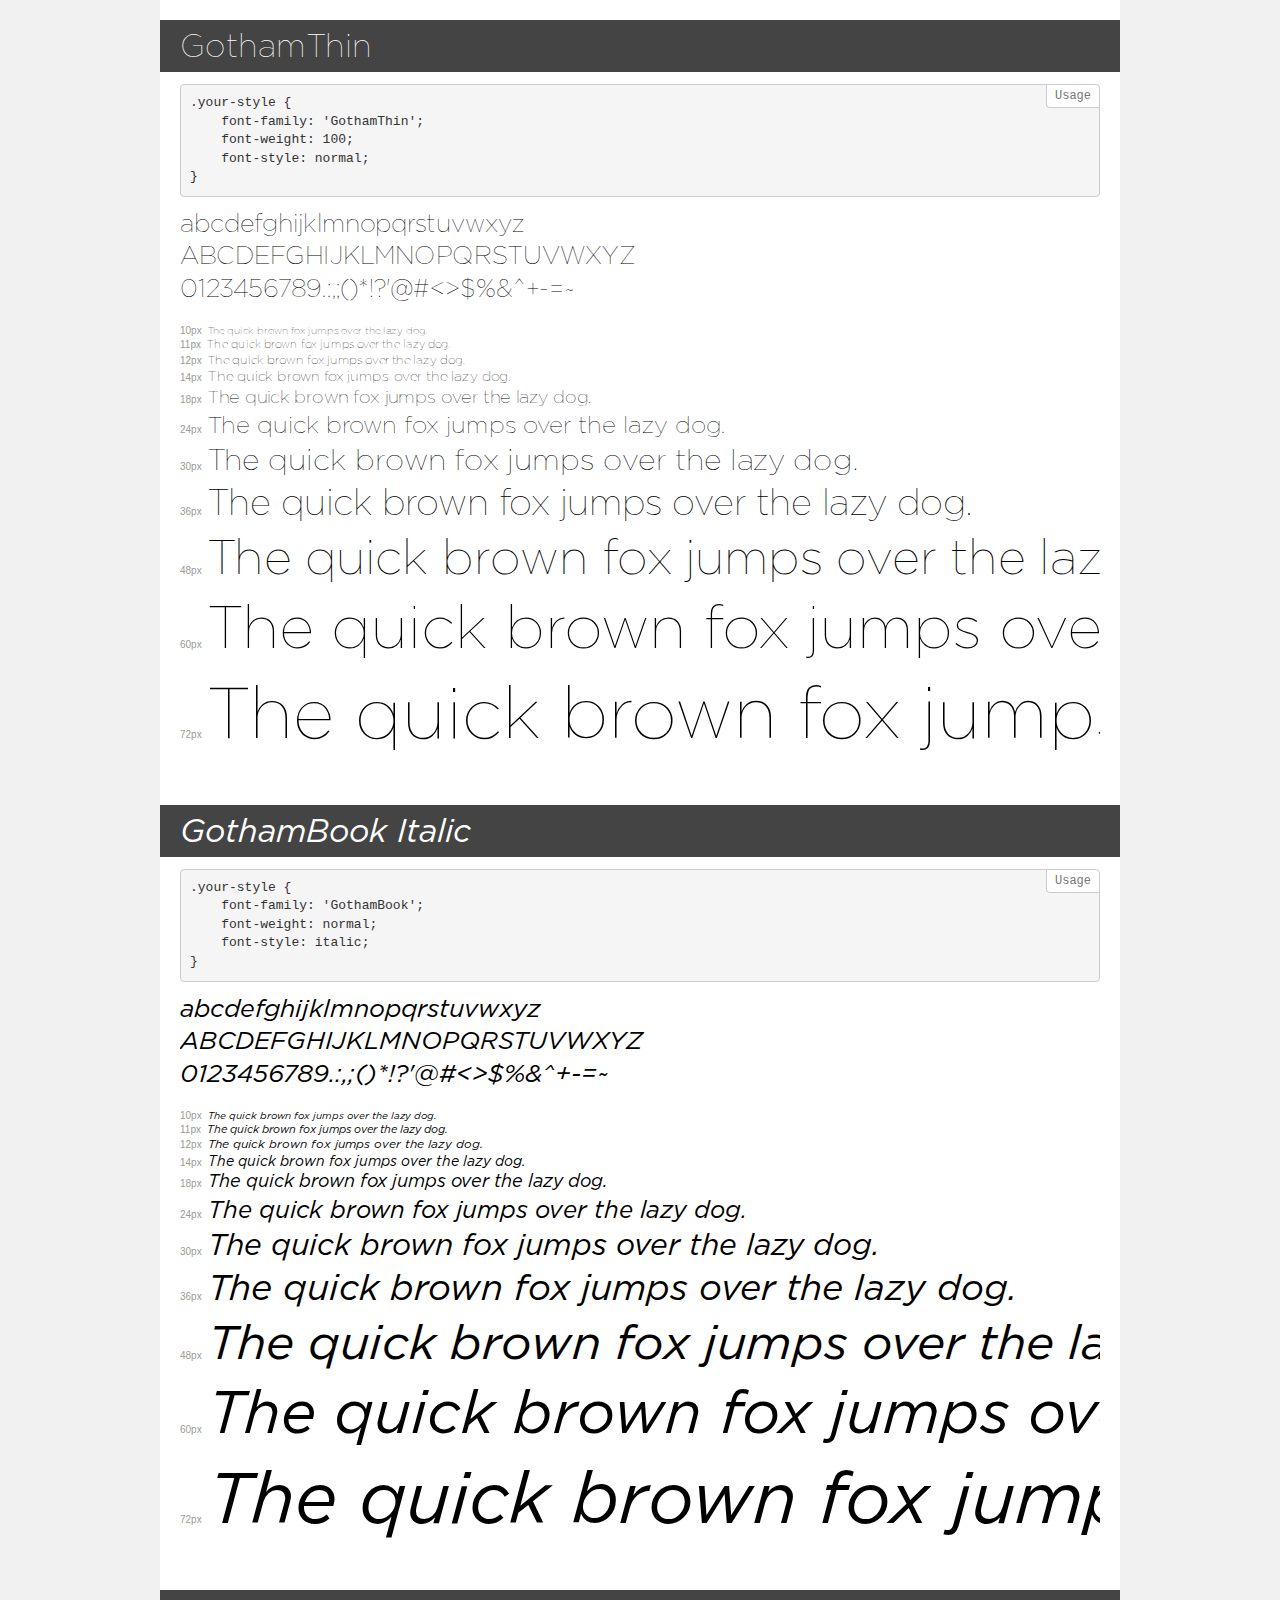
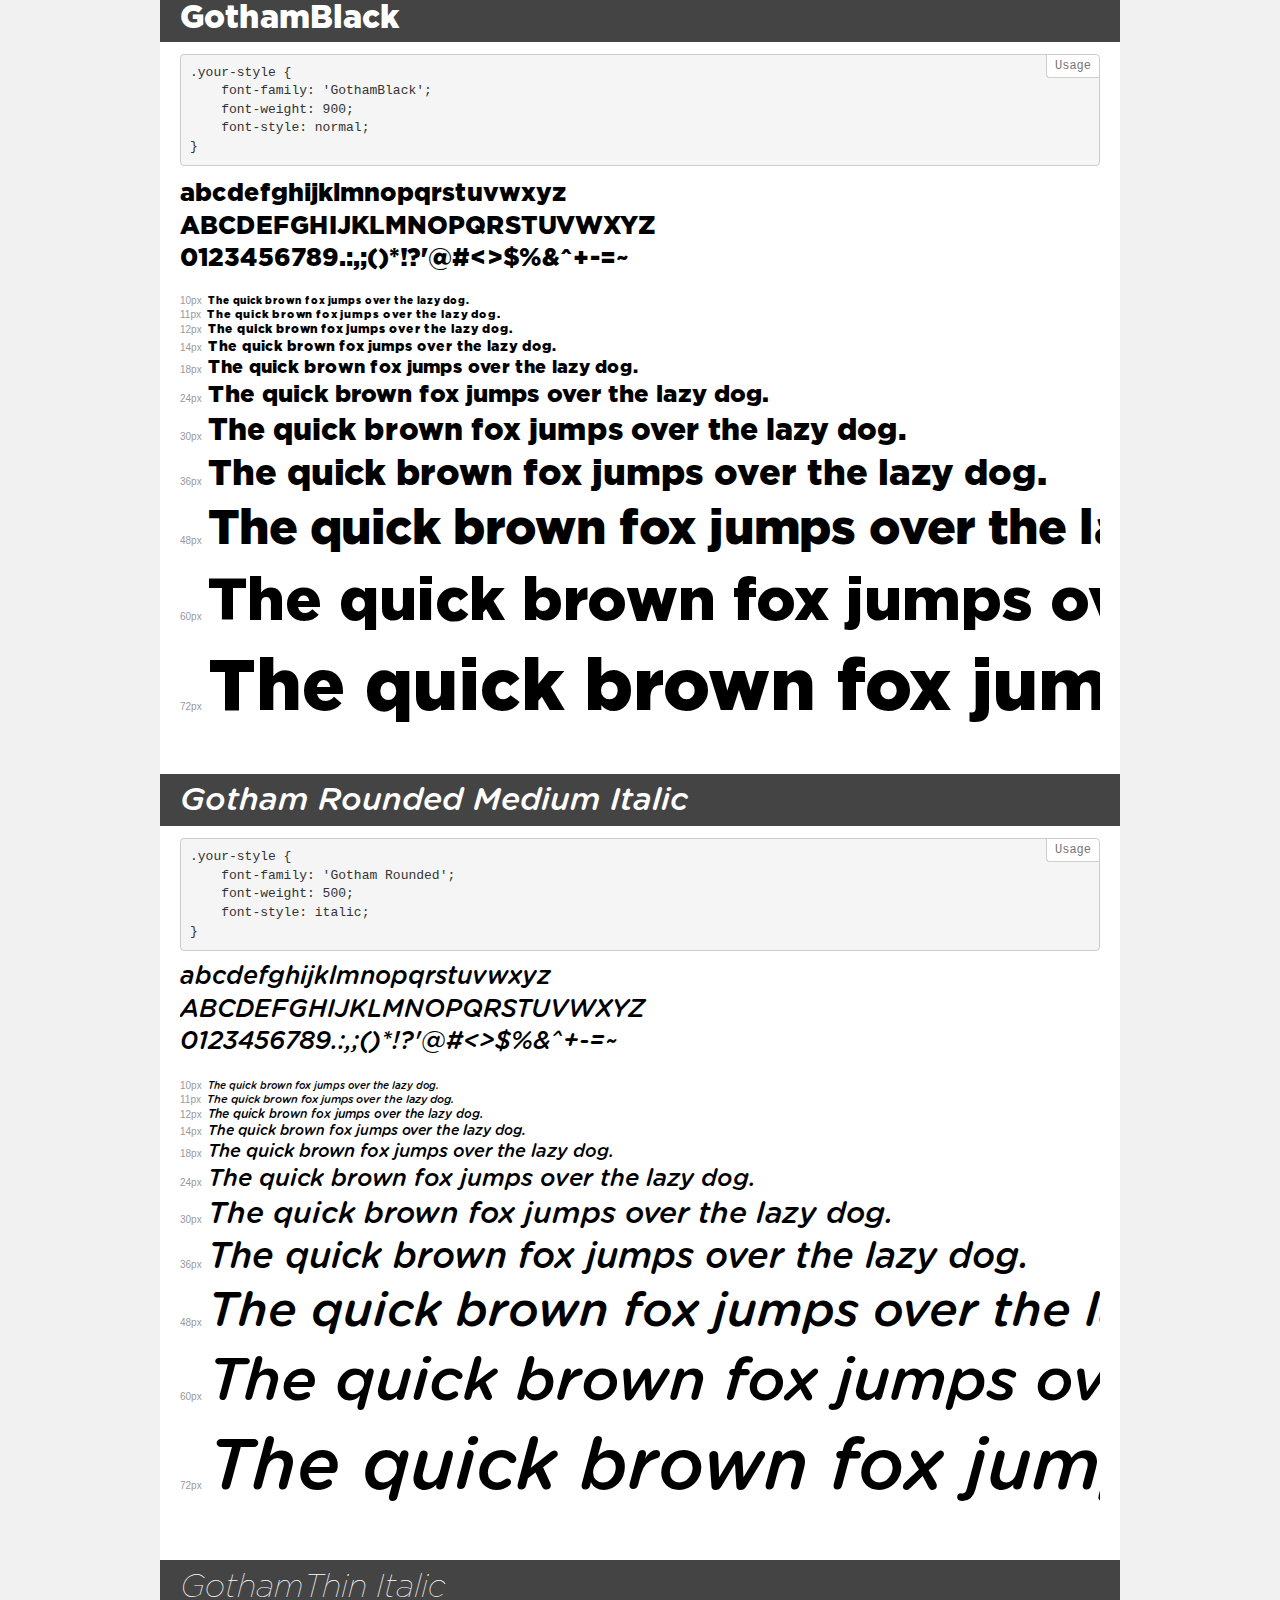
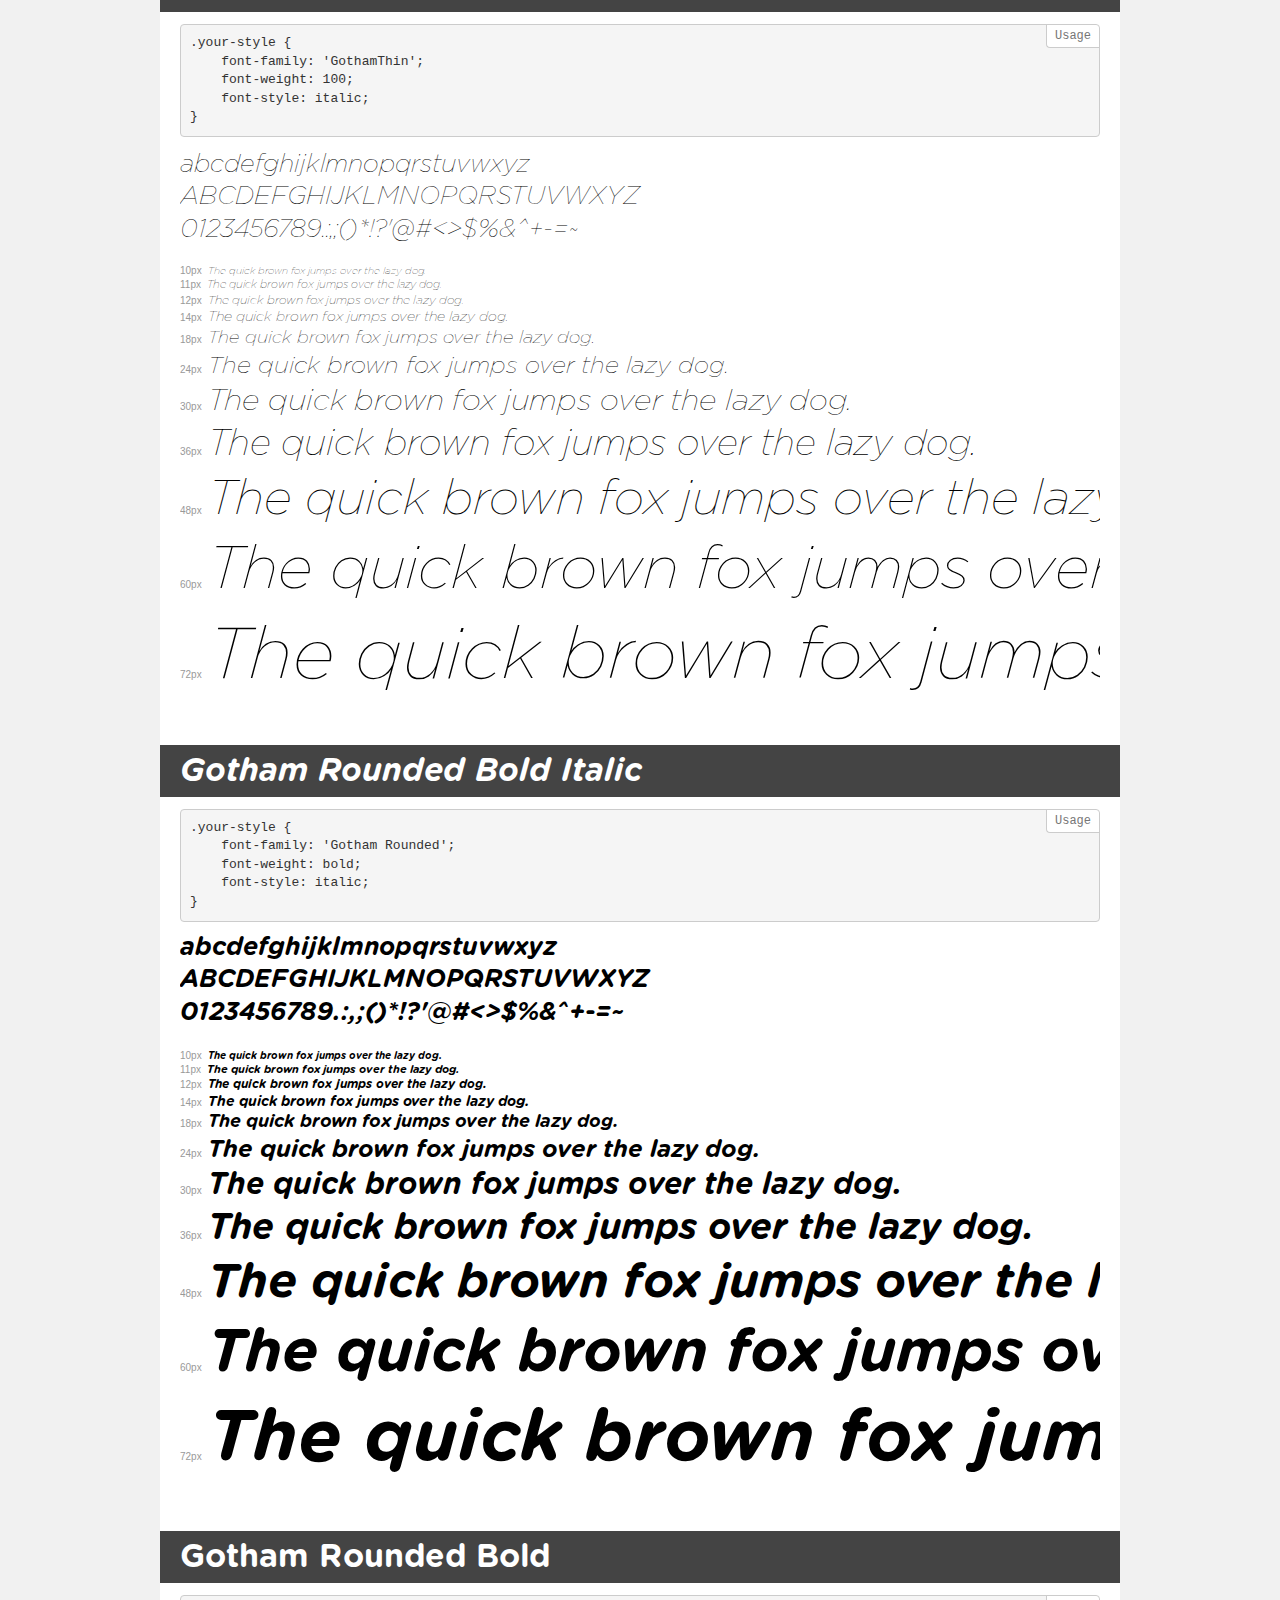
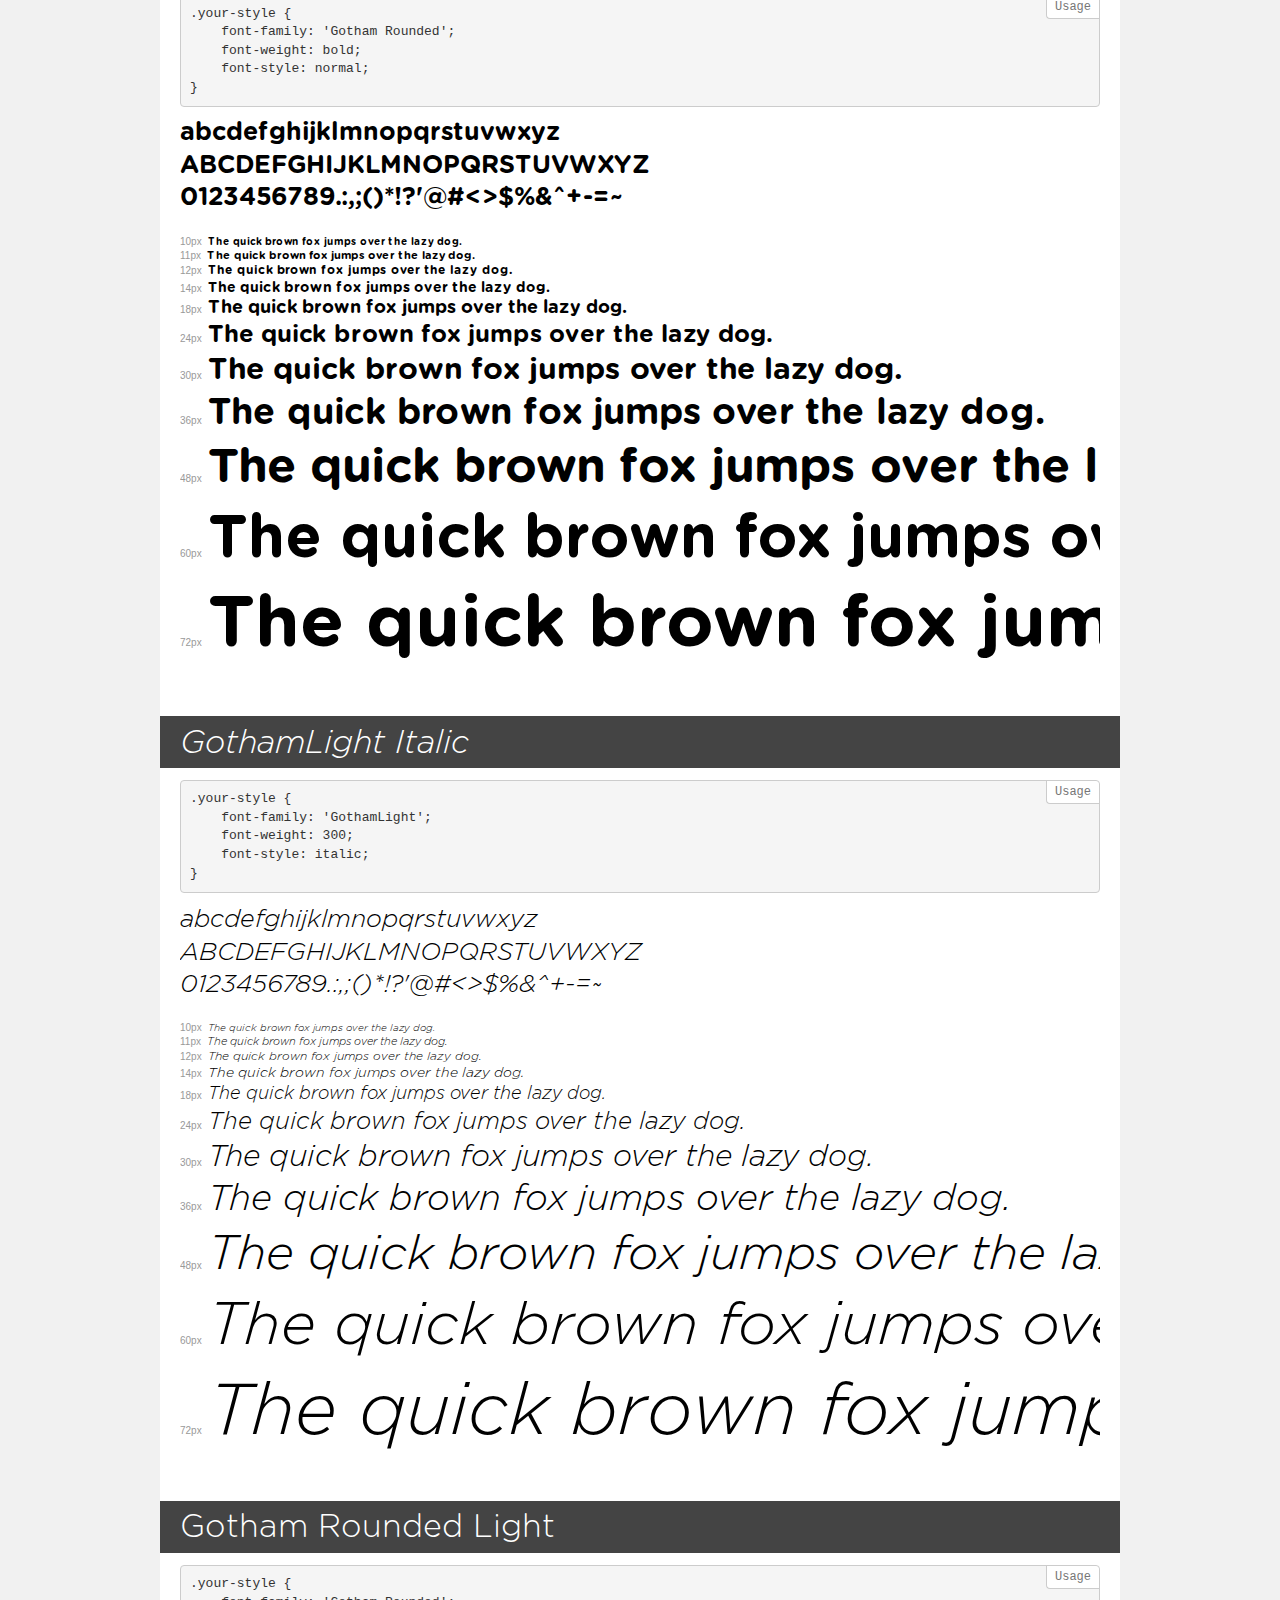
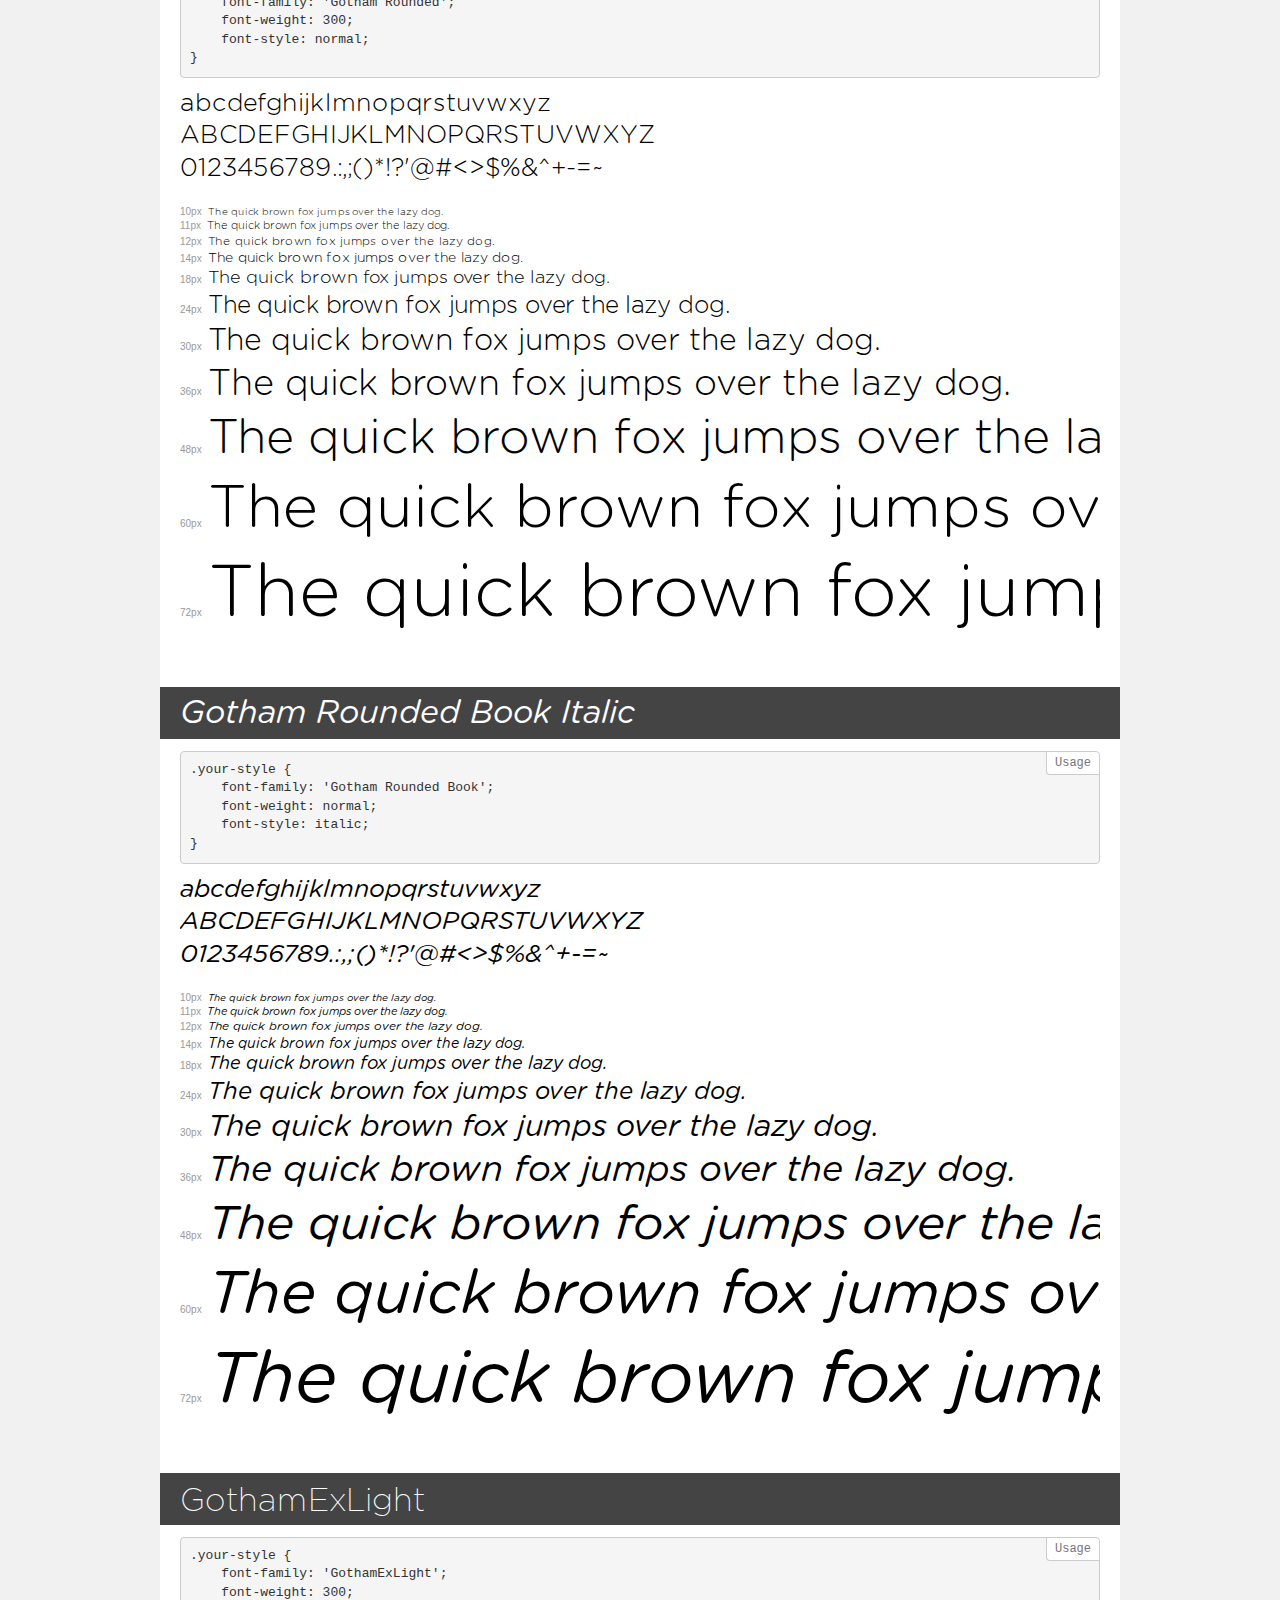
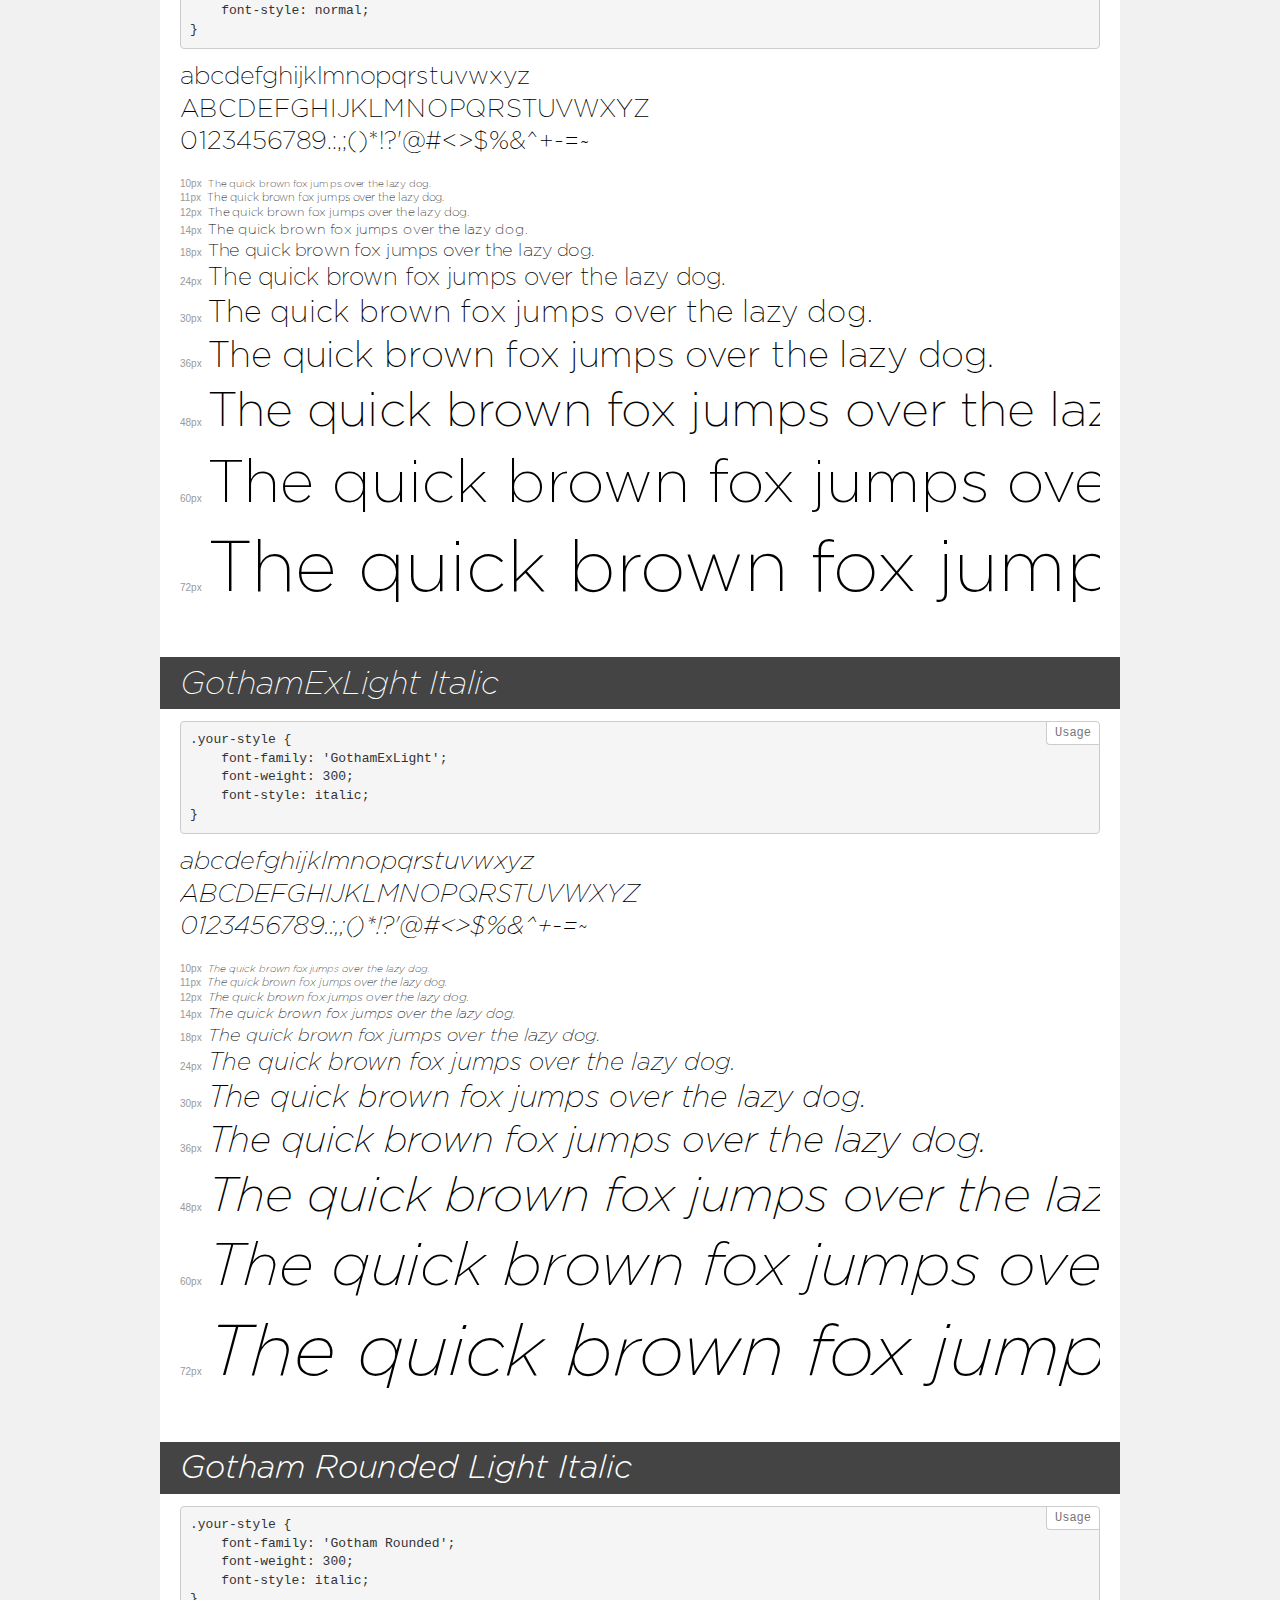
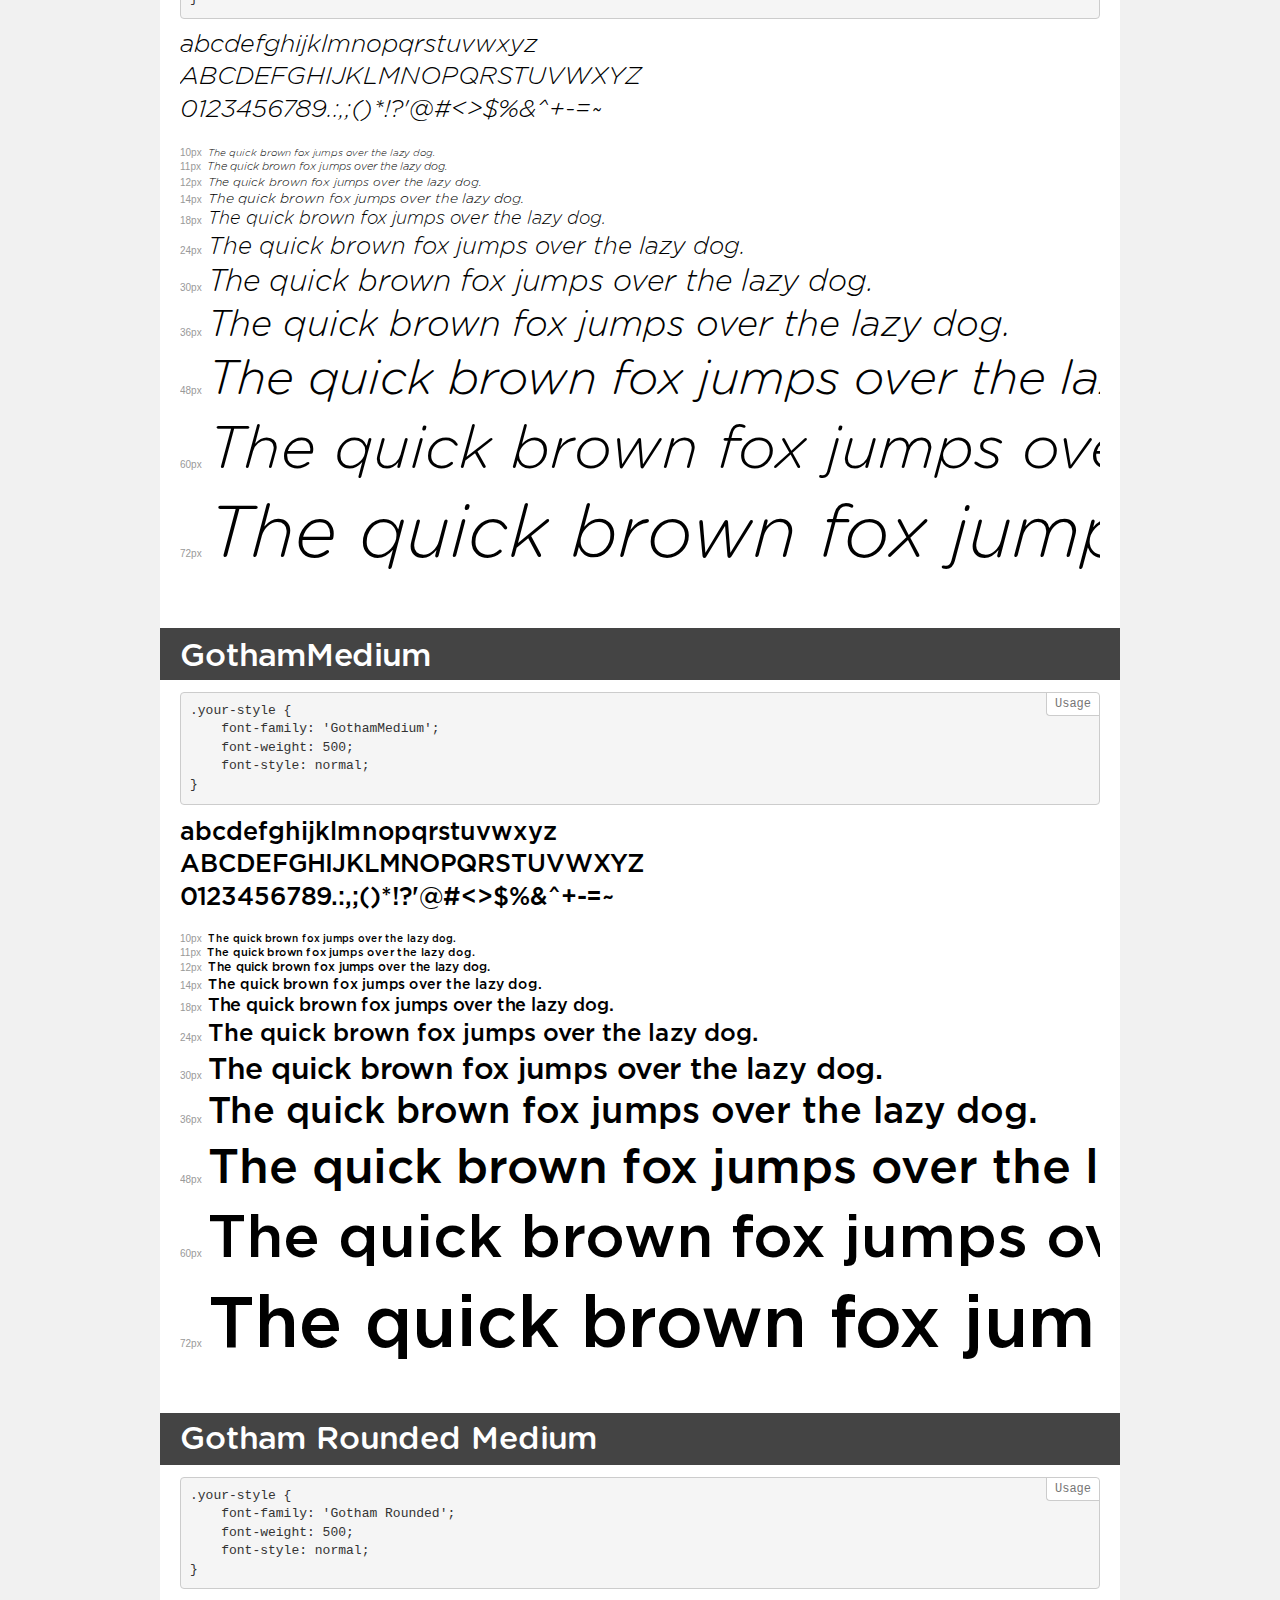
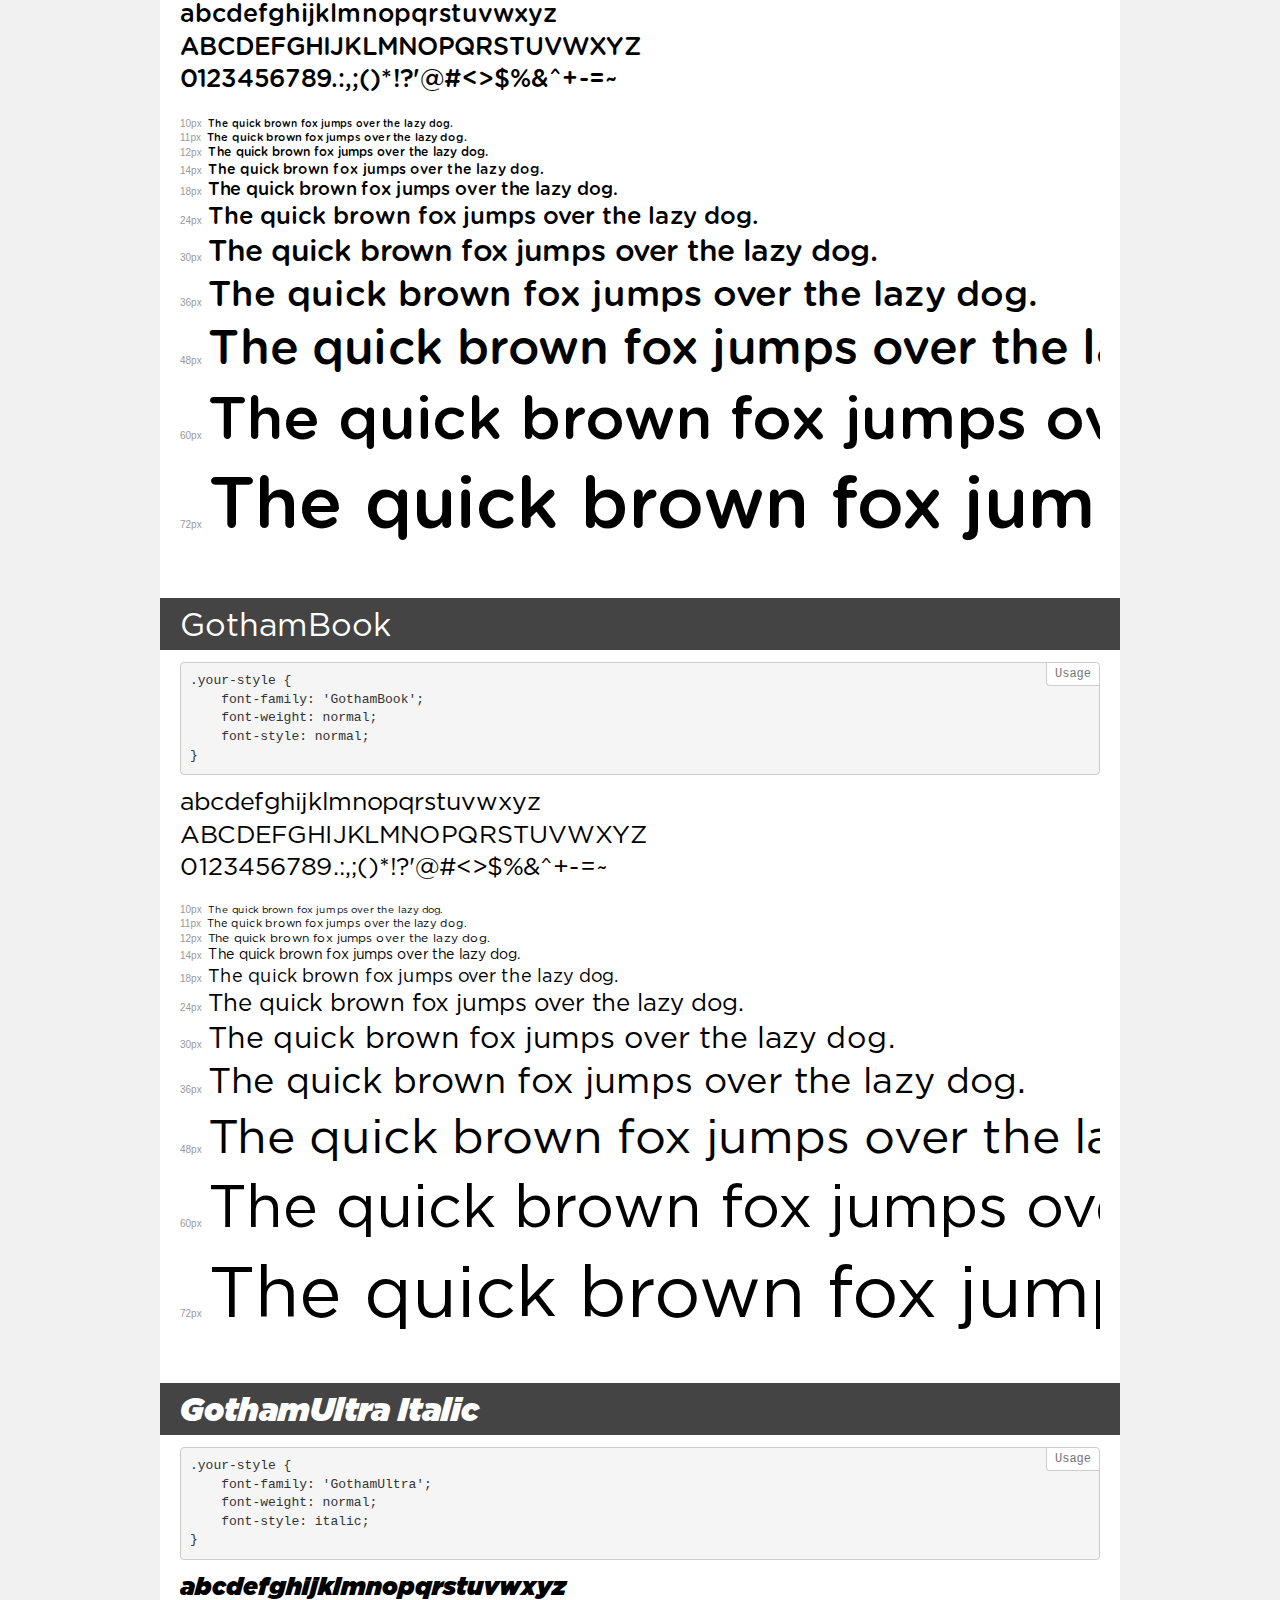
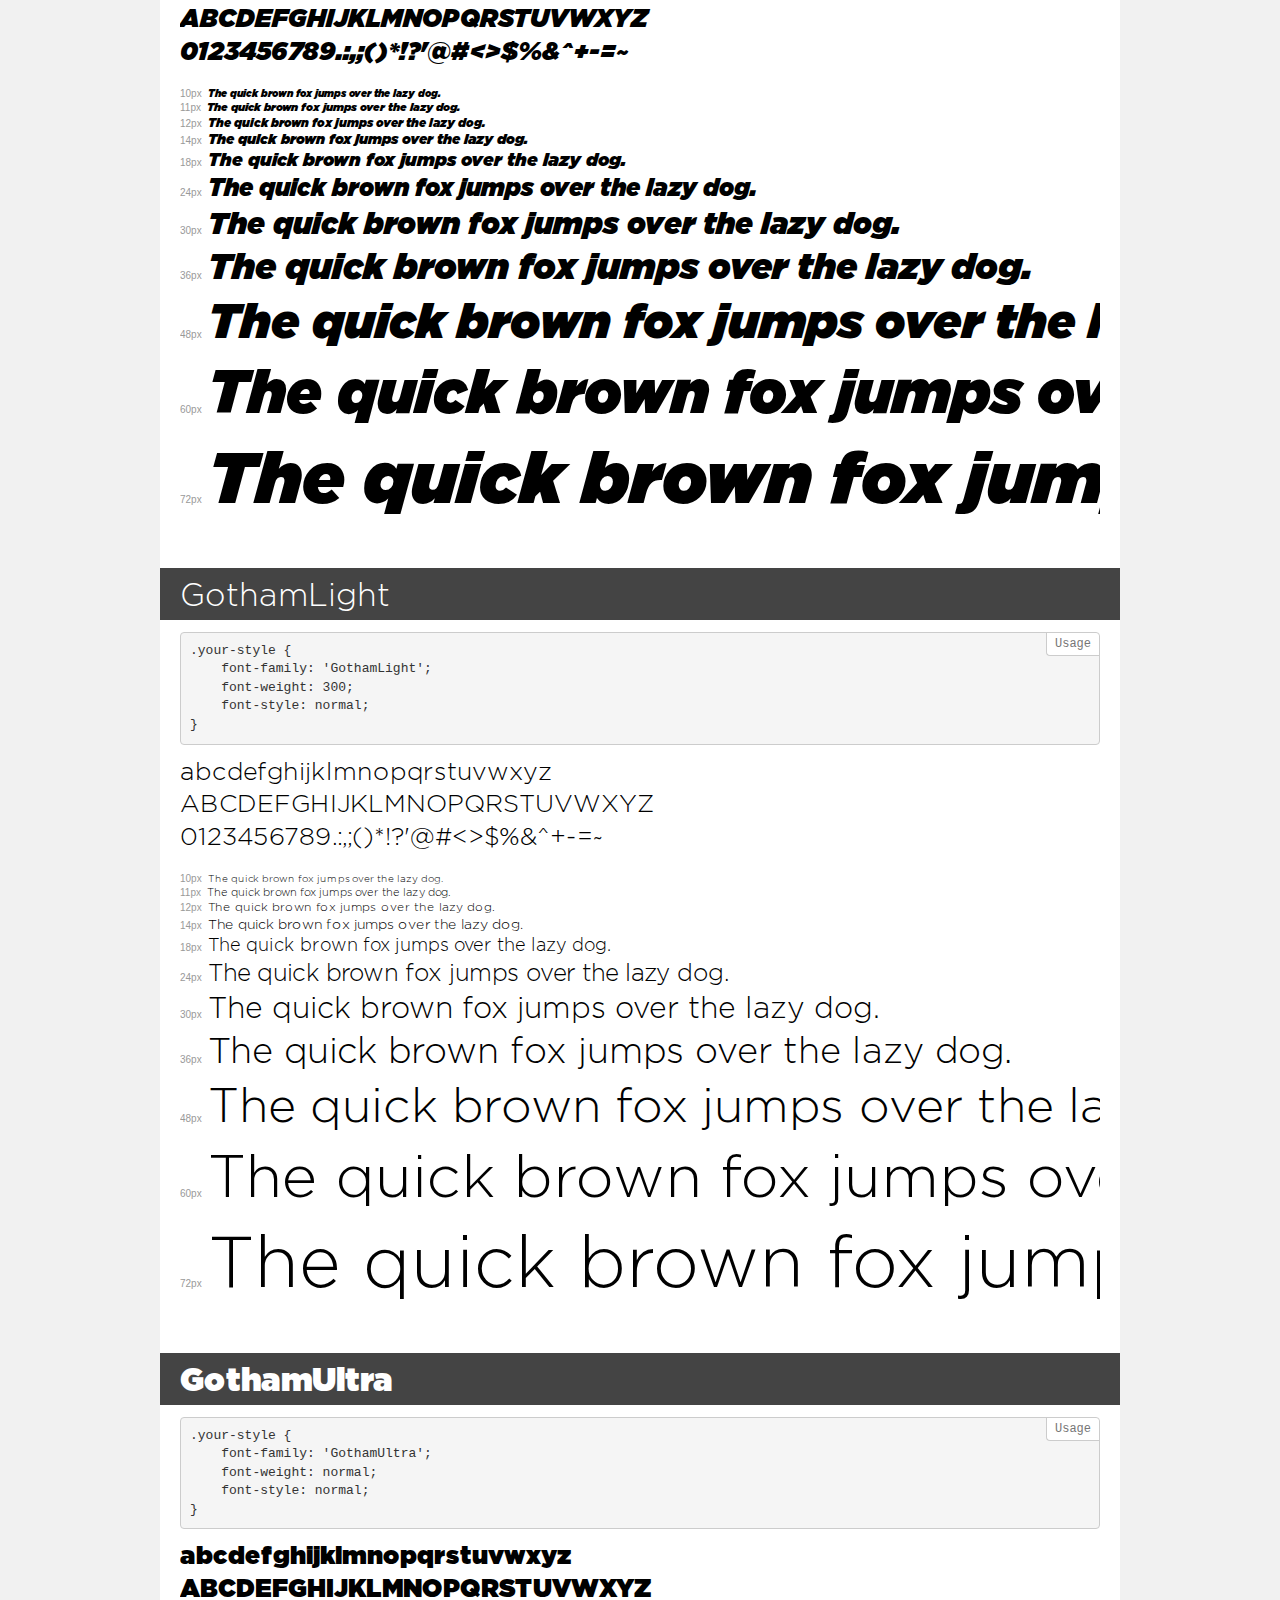
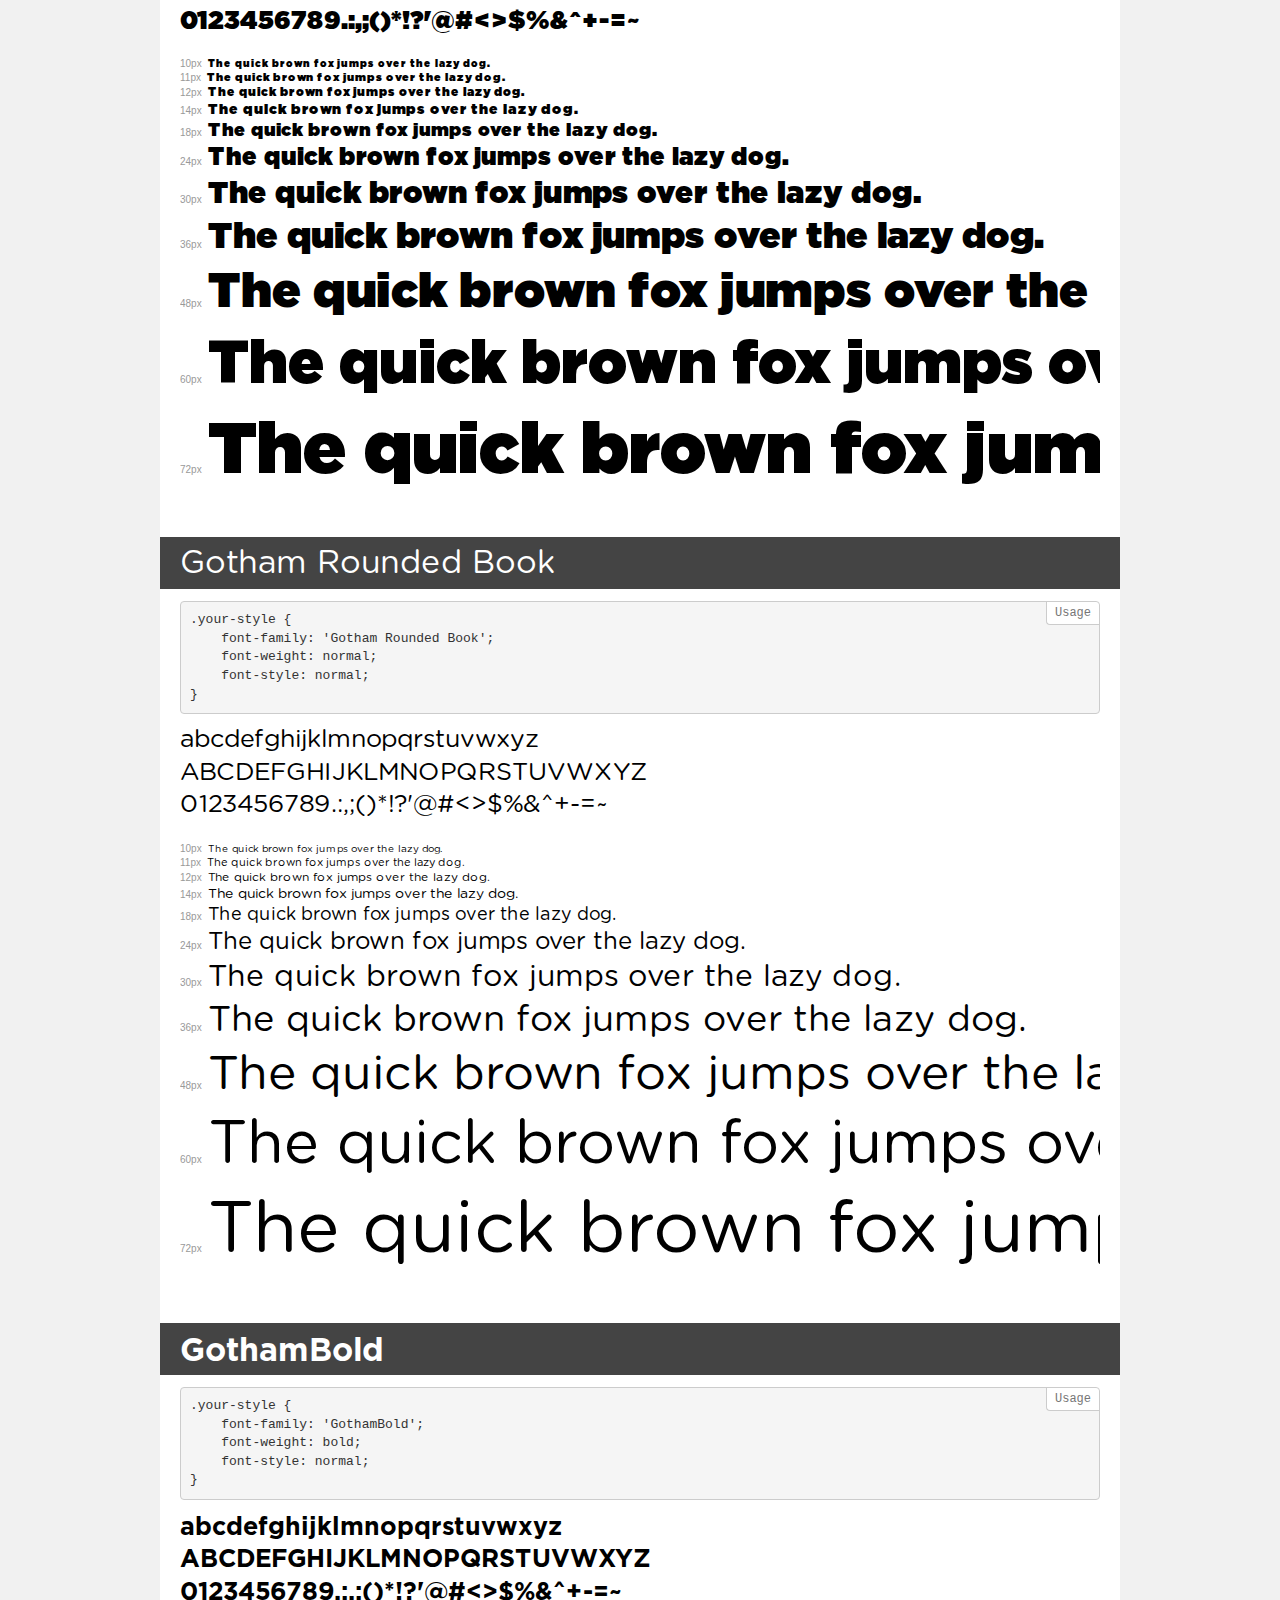
<file: fonts/demo.html>
<!DOCTYPE html>
<html>
<head>
	<meta charset="utf-8">
	<meta http-equiv="X-UA-Compatible" content="IE=edge">
	<meta name="viewport" content="width=device-width, initial-scale=1">
	<meta name="robots" content="noindex, noarchive">
	<title>Transfonter demo</title>
	<link href="stylesheet.css" rel="stylesheet">
	<style>
		/*
		http://meyerweb.com/eric/tools/css/reset/
		v2.0 | 20110126
		License: none (public domain)
		*/
		html, body, div, span, applet, object, iframe,
		h1, h2, h3, h4, h5, h6, p, blockquote, pre,
		a, abbr, acronym, address, big, cite, code,
		del, dfn, em, img, ins, kbd, q, s, samp,
		small, strike, strong, sub, sup, tt, var,
		b, u, i, center,
		dl, dt, dd, ol, ul, li,
		fieldset, form, label, legend,
		table, caption, tbody, tfoot, thead, tr, th, td,
		article, aside, canvas, details, embed,
		figure, figcaption, footer, header, hgroup,
		menu, nav, output, ruby, section, summary,
		time, mark, audio, video {
			margin: 0;
			padding: 0;
			border: 0;
			font-size: 100%;
			font: inherit;
			vertical-align: baseline;
		}
		/* HTML5 display-role reset for older browsers */
		article, aside, details, figcaption, figure,
		footer, header, hgroup, menu, nav, section {
			display: block;
		}
		body {
			line-height: 1;
		}
		ol, ul {
			list-style: none;
		}
		blockquote, q {
			quotes: none;
		}
		blockquote:before, blockquote:after,
		q:before, q:after {
			content: '';
			content: none;
		}
		table {
			border-collapse: collapse;
			border-spacing: 0;
		}
		/* common styles */
		body {
			background: #f1f1f1;
			color: #000;
		}
		.page {
			background: #fff;
			width: 920px;
			margin: 0 auto;
			padding: 20px 20px 0 20px;
			overflow: hidden;
		}
		.font-container {
			overflow-x: auto;
			overflow-y: hidden;
			margin-bottom: 40px;
			line-height: 1.3;
			white-space: nowrap;
			padding-bottom: 5px;
		}
		h1 {
			position: relative;
			background: #444;
			font-size: 32px;
			color: #fff;
			padding: 10px 20px;
			margin: 0 -20px 12px -20px;
		}
		.letters {
			font-size: 25px;
			margin-bottom: 20px;
		}
		.s10:before {
			content: '10px';
		}
		.s11:before {
			content: '11px';
		}
		.s12:before {
			content: '12px';
		}
		.s14:before {
			content: '14px';
		}
		.s18:before {
			content: '18px';
		}
		.s24:before {
			content: '24px';
		}
		.s30:before {
			content: '30px';
		}
		.s36:before {
			content: '36px';
		}
		.s48:before {
			content: '48px';
		}
		.s60:before {
			content: '60px';
		}
		.s72:before {
			content: '72px';
		}
		.s10:before, .s11:before, .s12:before, .s14:before,
		.s18:before, .s24:before, .s30:before, .s36:before,
		.s48:before, .s60:before, .s72:before {
			font-family: Arial, sans-serif;
			font-size: 10px;
			font-weight: normal;
			font-style: normal;
			color: #999;
			padding-right: 6px;
		}
		pre {
			display: block;
			position: relative;
			padding: 9px;
			margin: 0 0 10px;
			font-family: Monaco, Menlo, Consolas, "Courier New", monospace !important;
			font-size: 13px;
			line-height: 1.428571429;
			color: #333;
			font-weight: normal !important;
			font-style: normal !important;
			background-color: #f5f5f5;
			border: 1px solid #ccc;
			overflow-x: auto;
			border-radius: 4px;
		}
		pre:after {
			display: block;
			position: absolute;
			right: 0;
			top: 0;
			content: 'Usage';
			line-height: 1;
			padding: 5px 8px;
			font-size: 12px;
			color: #767676;
			background-color: #fff;
			border: 1px solid #ccc;
			border-right: none;
			border-top: none;
			border-radius: 0 4px 0 4px;
			z-index: 10;
		}
		/* responsive */
		@media (max-width: 959px) {
			.page {
				width: auto;
				margin: 0;
			}
		}
	</style>
</head>
<body>
<div class="page">
	<div class="demo" style="font-family: 'GothamThin'; font-weight: 100; font-style: normal;">
		<h1>GothamThin</h1>
		<pre>.your-style {
    font-family: 'GothamThin';
    font-weight: 100;
    font-style: normal;
}</pre>
		<div class="font-container">
			<p class="letters">
				abcdefghijklmnopqrstuvwxyz <br />
				ABCDEFGHIJKLMNOPQRSTUVWXYZ <br />				0123456789.:,;()*!?'@#<>$%&^+-=~
			</p>
			<p class="s10" style="font-size: 10px;">The quick brown fox jumps over the lazy dog.</p>
			<p class="s11" style="font-size: 11px;">The quick brown fox jumps over the lazy dog.</p>
			<p class="s12" style="font-size: 12px;">The quick brown fox jumps over the lazy dog.</p>
			<p class="s14" style="font-size: 14px;">The quick brown fox jumps over the lazy dog.</p>
			<p class="s18" style="font-size: 18px;">The quick brown fox jumps over the lazy dog.</p>
			<p class="s24" style="font-size: 24px;">The quick brown fox jumps over the lazy dog.</p>
			<p class="s30" style="font-size: 30px;">The quick brown fox jumps over the lazy dog.</p>
			<p class="s36" style="font-size: 36px;">The quick brown fox jumps over the lazy dog.</p>
			<p class="s48" style="font-size: 48px;">The quick brown fox jumps over the lazy dog.</p>
			<p class="s60" style="font-size: 60px;">The quick brown fox jumps over the lazy dog.</p>
			<p class="s72" style="font-size: 72px;">The quick brown fox jumps over the lazy dog.</p>
		</div>
	</div>
	<div class="demo" style="font-family: 'GothamBook'; font-weight: normal; font-style: italic;">
		<h1>GothamBook Italic</h1>
		<pre>.your-style {
    font-family: 'GothamBook';
    font-weight: normal;
    font-style: italic;
}</pre>
		<div class="font-container">
			<p class="letters">
				abcdefghijklmnopqrstuvwxyz <br />
				ABCDEFGHIJKLMNOPQRSTUVWXYZ <br />				0123456789.:,;()*!?'@#<>$%&^+-=~
			</p>
			<p class="s10" style="font-size: 10px;">The quick brown fox jumps over the lazy dog.</p>
			<p class="s11" style="font-size: 11px;">The quick brown fox jumps over the lazy dog.</p>
			<p class="s12" style="font-size: 12px;">The quick brown fox jumps over the lazy dog.</p>
			<p class="s14" style="font-size: 14px;">The quick brown fox jumps over the lazy dog.</p>
			<p class="s18" style="font-size: 18px;">The quick brown fox jumps over the lazy dog.</p>
			<p class="s24" style="font-size: 24px;">The quick brown fox jumps over the lazy dog.</p>
			<p class="s30" style="font-size: 30px;">The quick brown fox jumps over the lazy dog.</p>
			<p class="s36" style="font-size: 36px;">The quick brown fox jumps over the lazy dog.</p>
			<p class="s48" style="font-size: 48px;">The quick brown fox jumps over the lazy dog.</p>
			<p class="s60" style="font-size: 60px;">The quick brown fox jumps over the lazy dog.</p>
			<p class="s72" style="font-size: 72px;">The quick brown fox jumps over the lazy dog.</p>
		</div>
	</div>
	<div class="demo" style="font-family: 'GothamBlack'; font-weight: 900; font-style: normal;">
		<h1>GothamBlack</h1>
		<pre>.your-style {
    font-family: 'GothamBlack';
    font-weight: 900;
    font-style: normal;
}</pre>
		<div class="font-container">
			<p class="letters">
				abcdefghijklmnopqrstuvwxyz <br />
				ABCDEFGHIJKLMNOPQRSTUVWXYZ <br />				0123456789.:,;()*!?'@#<>$%&^+-=~
			</p>
			<p class="s10" style="font-size: 10px;">The quick brown fox jumps over the lazy dog.</p>
			<p class="s11" style="font-size: 11px;">The quick brown fox jumps over the lazy dog.</p>
			<p class="s12" style="font-size: 12px;">The quick brown fox jumps over the lazy dog.</p>
			<p class="s14" style="font-size: 14px;">The quick brown fox jumps over the lazy dog.</p>
			<p class="s18" style="font-size: 18px;">The quick brown fox jumps over the lazy dog.</p>
			<p class="s24" style="font-size: 24px;">The quick brown fox jumps over the lazy dog.</p>
			<p class="s30" style="font-size: 30px;">The quick brown fox jumps over the lazy dog.</p>
			<p class="s36" style="font-size: 36px;">The quick brown fox jumps over the lazy dog.</p>
			<p class="s48" style="font-size: 48px;">The quick brown fox jumps over the lazy dog.</p>
			<p class="s60" style="font-size: 60px;">The quick brown fox jumps over the lazy dog.</p>
			<p class="s72" style="font-size: 72px;">The quick brown fox jumps over the lazy dog.</p>
		</div>
	</div>
	<div class="demo" style="font-family: 'Gotham Rounded'; font-weight: 500; font-style: italic;">
		<h1>Gotham Rounded Medium Italic</h1>
		<pre>.your-style {
    font-family: 'Gotham Rounded';
    font-weight: 500;
    font-style: italic;
}</pre>
		<div class="font-container">
			<p class="letters">
				abcdefghijklmnopqrstuvwxyz <br />
				ABCDEFGHIJKLMNOPQRSTUVWXYZ <br />				0123456789.:,;()*!?'@#<>$%&^+-=~
			</p>
			<p class="s10" style="font-size: 10px;">The quick brown fox jumps over the lazy dog.</p>
			<p class="s11" style="font-size: 11px;">The quick brown fox jumps over the lazy dog.</p>
			<p class="s12" style="font-size: 12px;">The quick brown fox jumps over the lazy dog.</p>
			<p class="s14" style="font-size: 14px;">The quick brown fox jumps over the lazy dog.</p>
			<p class="s18" style="font-size: 18px;">The quick brown fox jumps over the lazy dog.</p>
			<p class="s24" style="font-size: 24px;">The quick brown fox jumps over the lazy dog.</p>
			<p class="s30" style="font-size: 30px;">The quick brown fox jumps over the lazy dog.</p>
			<p class="s36" style="font-size: 36px;">The quick brown fox jumps over the lazy dog.</p>
			<p class="s48" style="font-size: 48px;">The quick brown fox jumps over the lazy dog.</p>
			<p class="s60" style="font-size: 60px;">The quick brown fox jumps over the lazy dog.</p>
			<p class="s72" style="font-size: 72px;">The quick brown fox jumps over the lazy dog.</p>
		</div>
	</div>
	<div class="demo" style="font-family: 'GothamThin'; font-weight: 100; font-style: italic;">
		<h1>GothamThin Italic</h1>
		<pre>.your-style {
    font-family: 'GothamThin';
    font-weight: 100;
    font-style: italic;
}</pre>
		<div class="font-container">
			<p class="letters">
				abcdefghijklmnopqrstuvwxyz <br />
				ABCDEFGHIJKLMNOPQRSTUVWXYZ <br />				0123456789.:,;()*!?'@#<>$%&^+-=~
			</p>
			<p class="s10" style="font-size: 10px;">The quick brown fox jumps over the lazy dog.</p>
			<p class="s11" style="font-size: 11px;">The quick brown fox jumps over the lazy dog.</p>
			<p class="s12" style="font-size: 12px;">The quick brown fox jumps over the lazy dog.</p>
			<p class="s14" style="font-size: 14px;">The quick brown fox jumps over the lazy dog.</p>
			<p class="s18" style="font-size: 18px;">The quick brown fox jumps over the lazy dog.</p>
			<p class="s24" style="font-size: 24px;">The quick brown fox jumps over the lazy dog.</p>
			<p class="s30" style="font-size: 30px;">The quick brown fox jumps over the lazy dog.</p>
			<p class="s36" style="font-size: 36px;">The quick brown fox jumps over the lazy dog.</p>
			<p class="s48" style="font-size: 48px;">The quick brown fox jumps over the lazy dog.</p>
			<p class="s60" style="font-size: 60px;">The quick brown fox jumps over the lazy dog.</p>
			<p class="s72" style="font-size: 72px;">The quick brown fox jumps over the lazy dog.</p>
		</div>
	</div>
	<div class="demo" style="font-family: 'Gotham Rounded'; font-weight: bold; font-style: italic;">
		<h1>Gotham Rounded Bold Italic</h1>
		<pre>.your-style {
    font-family: 'Gotham Rounded';
    font-weight: bold;
    font-style: italic;
}</pre>
		<div class="font-container">
			<p class="letters">
				abcdefghijklmnopqrstuvwxyz <br />
				ABCDEFGHIJKLMNOPQRSTUVWXYZ <br />				0123456789.:,;()*!?'@#<>$%&^+-=~
			</p>
			<p class="s10" style="font-size: 10px;">The quick brown fox jumps over the lazy dog.</p>
			<p class="s11" style="font-size: 11px;">The quick brown fox jumps over the lazy dog.</p>
			<p class="s12" style="font-size: 12px;">The quick brown fox jumps over the lazy dog.</p>
			<p class="s14" style="font-size: 14px;">The quick brown fox jumps over the lazy dog.</p>
			<p class="s18" style="font-size: 18px;">The quick brown fox jumps over the lazy dog.</p>
			<p class="s24" style="font-size: 24px;">The quick brown fox jumps over the lazy dog.</p>
			<p class="s30" style="font-size: 30px;">The quick brown fox jumps over the lazy dog.</p>
			<p class="s36" style="font-size: 36px;">The quick brown fox jumps over the lazy dog.</p>
			<p class="s48" style="font-size: 48px;">The quick brown fox jumps over the lazy dog.</p>
			<p class="s60" style="font-size: 60px;">The quick brown fox jumps over the lazy dog.</p>
			<p class="s72" style="font-size: 72px;">The quick brown fox jumps over the lazy dog.</p>
		</div>
	</div>
	<div class="demo" style="font-family: 'Gotham Rounded'; font-weight: bold; font-style: normal;">
		<h1>Gotham Rounded Bold</h1>
		<pre>.your-style {
    font-family: 'Gotham Rounded';
    font-weight: bold;
    font-style: normal;
}</pre>
		<div class="font-container">
			<p class="letters">
				abcdefghijklmnopqrstuvwxyz <br />
				ABCDEFGHIJKLMNOPQRSTUVWXYZ <br />				0123456789.:,;()*!?'@#<>$%&^+-=~
			</p>
			<p class="s10" style="font-size: 10px;">The quick brown fox jumps over the lazy dog.</p>
			<p class="s11" style="font-size: 11px;">The quick brown fox jumps over the lazy dog.</p>
			<p class="s12" style="font-size: 12px;">The quick brown fox jumps over the lazy dog.</p>
			<p class="s14" style="font-size: 14px;">The quick brown fox jumps over the lazy dog.</p>
			<p class="s18" style="font-size: 18px;">The quick brown fox jumps over the lazy dog.</p>
			<p class="s24" style="font-size: 24px;">The quick brown fox jumps over the lazy dog.</p>
			<p class="s30" style="font-size: 30px;">The quick brown fox jumps over the lazy dog.</p>
			<p class="s36" style="font-size: 36px;">The quick brown fox jumps over the lazy dog.</p>
			<p class="s48" style="font-size: 48px;">The quick brown fox jumps over the lazy dog.</p>
			<p class="s60" style="font-size: 60px;">The quick brown fox jumps over the lazy dog.</p>
			<p class="s72" style="font-size: 72px;">The quick brown fox jumps over the lazy dog.</p>
		</div>
	</div>
	<div class="demo" style="font-family: 'GothamLight'; font-weight: 300; font-style: italic;">
		<h1>GothamLight Italic</h1>
		<pre>.your-style {
    font-family: 'GothamLight';
    font-weight: 300;
    font-style: italic;
}</pre>
		<div class="font-container">
			<p class="letters">
				abcdefghijklmnopqrstuvwxyz <br />
				ABCDEFGHIJKLMNOPQRSTUVWXYZ <br />				0123456789.:,;()*!?'@#<>$%&^+-=~
			</p>
			<p class="s10" style="font-size: 10px;">The quick brown fox jumps over the lazy dog.</p>
			<p class="s11" style="font-size: 11px;">The quick brown fox jumps over the lazy dog.</p>
			<p class="s12" style="font-size: 12px;">The quick brown fox jumps over the lazy dog.</p>
			<p class="s14" style="font-size: 14px;">The quick brown fox jumps over the lazy dog.</p>
			<p class="s18" style="font-size: 18px;">The quick brown fox jumps over the lazy dog.</p>
			<p class="s24" style="font-size: 24px;">The quick brown fox jumps over the lazy dog.</p>
			<p class="s30" style="font-size: 30px;">The quick brown fox jumps over the lazy dog.</p>
			<p class="s36" style="font-size: 36px;">The quick brown fox jumps over the lazy dog.</p>
			<p class="s48" style="font-size: 48px;">The quick brown fox jumps over the lazy dog.</p>
			<p class="s60" style="font-size: 60px;">The quick brown fox jumps over the lazy dog.</p>
			<p class="s72" style="font-size: 72px;">The quick brown fox jumps over the lazy dog.</p>
		</div>
	</div>
	<div class="demo" style="font-family: 'Gotham Rounded'; font-weight: 300; font-style: normal;">
		<h1>Gotham Rounded Light</h1>
		<pre>.your-style {
    font-family: 'Gotham Rounded';
    font-weight: 300;
    font-style: normal;
}</pre>
		<div class="font-container">
			<p class="letters">
				abcdefghijklmnopqrstuvwxyz <br />
				ABCDEFGHIJKLMNOPQRSTUVWXYZ <br />				0123456789.:,;()*!?'@#<>$%&^+-=~
			</p>
			<p class="s10" style="font-size: 10px;">The quick brown fox jumps over the lazy dog.</p>
			<p class="s11" style="font-size: 11px;">The quick brown fox jumps over the lazy dog.</p>
			<p class="s12" style="font-size: 12px;">The quick brown fox jumps over the lazy dog.</p>
			<p class="s14" style="font-size: 14px;">The quick brown fox jumps over the lazy dog.</p>
			<p class="s18" style="font-size: 18px;">The quick brown fox jumps over the lazy dog.</p>
			<p class="s24" style="font-size: 24px;">The quick brown fox jumps over the lazy dog.</p>
			<p class="s30" style="font-size: 30px;">The quick brown fox jumps over the lazy dog.</p>
			<p class="s36" style="font-size: 36px;">The quick brown fox jumps over the lazy dog.</p>
			<p class="s48" style="font-size: 48px;">The quick brown fox jumps over the lazy dog.</p>
			<p class="s60" style="font-size: 60px;">The quick brown fox jumps over the lazy dog.</p>
			<p class="s72" style="font-size: 72px;">The quick brown fox jumps over the lazy dog.</p>
		</div>
	</div>
	<div class="demo" style="font-family: 'Gotham Rounded Book'; font-weight: normal; font-style: italic;">
		<h1>Gotham Rounded Book Italic</h1>
		<pre>.your-style {
    font-family: 'Gotham Rounded Book';
    font-weight: normal;
    font-style: italic;
}</pre>
		<div class="font-container">
			<p class="letters">
				abcdefghijklmnopqrstuvwxyz <br />
				ABCDEFGHIJKLMNOPQRSTUVWXYZ <br />				0123456789.:,;()*!?'@#<>$%&^+-=~
			</p>
			<p class="s10" style="font-size: 10px;">The quick brown fox jumps over the lazy dog.</p>
			<p class="s11" style="font-size: 11px;">The quick brown fox jumps over the lazy dog.</p>
			<p class="s12" style="font-size: 12px;">The quick brown fox jumps over the lazy dog.</p>
			<p class="s14" style="font-size: 14px;">The quick brown fox jumps over the lazy dog.</p>
			<p class="s18" style="font-size: 18px;">The quick brown fox jumps over the lazy dog.</p>
			<p class="s24" style="font-size: 24px;">The quick brown fox jumps over the lazy dog.</p>
			<p class="s30" style="font-size: 30px;">The quick brown fox jumps over the lazy dog.</p>
			<p class="s36" style="font-size: 36px;">The quick brown fox jumps over the lazy dog.</p>
			<p class="s48" style="font-size: 48px;">The quick brown fox jumps over the lazy dog.</p>
			<p class="s60" style="font-size: 60px;">The quick brown fox jumps over the lazy dog.</p>
			<p class="s72" style="font-size: 72px;">The quick brown fox jumps over the lazy dog.</p>
		</div>
	</div>
	<div class="demo" style="font-family: 'GothamExLight'; font-weight: 300; font-style: normal;">
		<h1>GothamExLight</h1>
		<pre>.your-style {
    font-family: 'GothamExLight';
    font-weight: 300;
    font-style: normal;
}</pre>
		<div class="font-container">
			<p class="letters">
				abcdefghijklmnopqrstuvwxyz <br />
				ABCDEFGHIJKLMNOPQRSTUVWXYZ <br />				0123456789.:,;()*!?'@#<>$%&^+-=~
			</p>
			<p class="s10" style="font-size: 10px;">The quick brown fox jumps over the lazy dog.</p>
			<p class="s11" style="font-size: 11px;">The quick brown fox jumps over the lazy dog.</p>
			<p class="s12" style="font-size: 12px;">The quick brown fox jumps over the lazy dog.</p>
			<p class="s14" style="font-size: 14px;">The quick brown fox jumps over the lazy dog.</p>
			<p class="s18" style="font-size: 18px;">The quick brown fox jumps over the lazy dog.</p>
			<p class="s24" style="font-size: 24px;">The quick brown fox jumps over the lazy dog.</p>
			<p class="s30" style="font-size: 30px;">The quick brown fox jumps over the lazy dog.</p>
			<p class="s36" style="font-size: 36px;">The quick brown fox jumps over the lazy dog.</p>
			<p class="s48" style="font-size: 48px;">The quick brown fox jumps over the lazy dog.</p>
			<p class="s60" style="font-size: 60px;">The quick brown fox jumps over the lazy dog.</p>
			<p class="s72" style="font-size: 72px;">The quick brown fox jumps over the lazy dog.</p>
		</div>
	</div>
	<div class="demo" style="font-family: 'GothamExLight'; font-weight: 300; font-style: italic;">
		<h1>GothamExLight Italic</h1>
		<pre>.your-style {
    font-family: 'GothamExLight';
    font-weight: 300;
    font-style: italic;
}</pre>
		<div class="font-container">
			<p class="letters">
				abcdefghijklmnopqrstuvwxyz <br />
				ABCDEFGHIJKLMNOPQRSTUVWXYZ <br />				0123456789.:,;()*!?'@#<>$%&^+-=~
			</p>
			<p class="s10" style="font-size: 10px;">The quick brown fox jumps over the lazy dog.</p>
			<p class="s11" style="font-size: 11px;">The quick brown fox jumps over the lazy dog.</p>
			<p class="s12" style="font-size: 12px;">The quick brown fox jumps over the lazy dog.</p>
			<p class="s14" style="font-size: 14px;">The quick brown fox jumps over the lazy dog.</p>
			<p class="s18" style="font-size: 18px;">The quick brown fox jumps over the lazy dog.</p>
			<p class="s24" style="font-size: 24px;">The quick brown fox jumps over the lazy dog.</p>
			<p class="s30" style="font-size: 30px;">The quick brown fox jumps over the lazy dog.</p>
			<p class="s36" style="font-size: 36px;">The quick brown fox jumps over the lazy dog.</p>
			<p class="s48" style="font-size: 48px;">The quick brown fox jumps over the lazy dog.</p>
			<p class="s60" style="font-size: 60px;">The quick brown fox jumps over the lazy dog.</p>
			<p class="s72" style="font-size: 72px;">The quick brown fox jumps over the lazy dog.</p>
		</div>
	</div>
	<div class="demo" style="font-family: 'Gotham Rounded'; font-weight: 300; font-style: italic;">
		<h1>Gotham Rounded Light Italic</h1>
		<pre>.your-style {
    font-family: 'Gotham Rounded';
    font-weight: 300;
    font-style: italic;
}</pre>
		<div class="font-container">
			<p class="letters">
				abcdefghijklmnopqrstuvwxyz <br />
				ABCDEFGHIJKLMNOPQRSTUVWXYZ <br />				0123456789.:,;()*!?'@#<>$%&^+-=~
			</p>
			<p class="s10" style="font-size: 10px;">The quick brown fox jumps over the lazy dog.</p>
			<p class="s11" style="font-size: 11px;">The quick brown fox jumps over the lazy dog.</p>
			<p class="s12" style="font-size: 12px;">The quick brown fox jumps over the lazy dog.</p>
			<p class="s14" style="font-size: 14px;">The quick brown fox jumps over the lazy dog.</p>
			<p class="s18" style="font-size: 18px;">The quick brown fox jumps over the lazy dog.</p>
			<p class="s24" style="font-size: 24px;">The quick brown fox jumps over the lazy dog.</p>
			<p class="s30" style="font-size: 30px;">The quick brown fox jumps over the lazy dog.</p>
			<p class="s36" style="font-size: 36px;">The quick brown fox jumps over the lazy dog.</p>
			<p class="s48" style="font-size: 48px;">The quick brown fox jumps over the lazy dog.</p>
			<p class="s60" style="font-size: 60px;">The quick brown fox jumps over the lazy dog.</p>
			<p class="s72" style="font-size: 72px;">The quick brown fox jumps over the lazy dog.</p>
		</div>
	</div>
	<div class="demo" style="font-family: 'GothamMedium'; font-weight: 500; font-style: normal;">
		<h1>GothamMedium</h1>
		<pre>.your-style {
    font-family: 'GothamMedium';
    font-weight: 500;
    font-style: normal;
}</pre>
		<div class="font-container">
			<p class="letters">
				abcdefghijklmnopqrstuvwxyz <br />
				ABCDEFGHIJKLMNOPQRSTUVWXYZ <br />				0123456789.:,;()*!?'@#<>$%&^+-=~
			</p>
			<p class="s10" style="font-size: 10px;">The quick brown fox jumps over the lazy dog.</p>
			<p class="s11" style="font-size: 11px;">The quick brown fox jumps over the lazy dog.</p>
			<p class="s12" style="font-size: 12px;">The quick brown fox jumps over the lazy dog.</p>
			<p class="s14" style="font-size: 14px;">The quick brown fox jumps over the lazy dog.</p>
			<p class="s18" style="font-size: 18px;">The quick brown fox jumps over the lazy dog.</p>
			<p class="s24" style="font-size: 24px;">The quick brown fox jumps over the lazy dog.</p>
			<p class="s30" style="font-size: 30px;">The quick brown fox jumps over the lazy dog.</p>
			<p class="s36" style="font-size: 36px;">The quick brown fox jumps over the lazy dog.</p>
			<p class="s48" style="font-size: 48px;">The quick brown fox jumps over the lazy dog.</p>
			<p class="s60" style="font-size: 60px;">The quick brown fox jumps over the lazy dog.</p>
			<p class="s72" style="font-size: 72px;">The quick brown fox jumps over the lazy dog.</p>
		</div>
	</div>
	<div class="demo" style="font-family: 'Gotham Rounded'; font-weight: 500; font-style: normal;">
		<h1>Gotham Rounded Medium</h1>
		<pre>.your-style {
    font-family: 'Gotham Rounded';
    font-weight: 500;
    font-style: normal;
}</pre>
		<div class="font-container">
			<p class="letters">
				abcdefghijklmnopqrstuvwxyz <br />
				ABCDEFGHIJKLMNOPQRSTUVWXYZ <br />				0123456789.:,;()*!?'@#<>$%&^+-=~
			</p>
			<p class="s10" style="font-size: 10px;">The quick brown fox jumps over the lazy dog.</p>
			<p class="s11" style="font-size: 11px;">The quick brown fox jumps over the lazy dog.</p>
			<p class="s12" style="font-size: 12px;">The quick brown fox jumps over the lazy dog.</p>
			<p class="s14" style="font-size: 14px;">The quick brown fox jumps over the lazy dog.</p>
			<p class="s18" style="font-size: 18px;">The quick brown fox jumps over the lazy dog.</p>
			<p class="s24" style="font-size: 24px;">The quick brown fox jumps over the lazy dog.</p>
			<p class="s30" style="font-size: 30px;">The quick brown fox jumps over the lazy dog.</p>
			<p class="s36" style="font-size: 36px;">The quick brown fox jumps over the lazy dog.</p>
			<p class="s48" style="font-size: 48px;">The quick brown fox jumps over the lazy dog.</p>
			<p class="s60" style="font-size: 60px;">The quick brown fox jumps over the lazy dog.</p>
			<p class="s72" style="font-size: 72px;">The quick brown fox jumps over the lazy dog.</p>
		</div>
	</div>
	<div class="demo" style="font-family: 'GothamBook'; font-weight: normal; font-style: normal;">
		<h1>GothamBook</h1>
		<pre>.your-style {
    font-family: 'GothamBook';
    font-weight: normal;
    font-style: normal;
}</pre>
		<div class="font-container">
			<p class="letters">
				abcdefghijklmnopqrstuvwxyz <br />
				ABCDEFGHIJKLMNOPQRSTUVWXYZ <br />				0123456789.:,;()*!?'@#<>$%&^+-=~
			</p>
			<p class="s10" style="font-size: 10px;">The quick brown fox jumps over the lazy dog.</p>
			<p class="s11" style="font-size: 11px;">The quick brown fox jumps over the lazy dog.</p>
			<p class="s12" style="font-size: 12px;">The quick brown fox jumps over the lazy dog.</p>
			<p class="s14" style="font-size: 14px;">The quick brown fox jumps over the lazy dog.</p>
			<p class="s18" style="font-size: 18px;">The quick brown fox jumps over the lazy dog.</p>
			<p class="s24" style="font-size: 24px;">The quick brown fox jumps over the lazy dog.</p>
			<p class="s30" style="font-size: 30px;">The quick brown fox jumps over the lazy dog.</p>
			<p class="s36" style="font-size: 36px;">The quick brown fox jumps over the lazy dog.</p>
			<p class="s48" style="font-size: 48px;">The quick brown fox jumps over the lazy dog.</p>
			<p class="s60" style="font-size: 60px;">The quick brown fox jumps over the lazy dog.</p>
			<p class="s72" style="font-size: 72px;">The quick brown fox jumps over the lazy dog.</p>
		</div>
	</div>
	<div class="demo" style="font-family: 'GothamUltra'; font-weight: normal; font-style: italic;">
		<h1>GothamUltra Italic</h1>
		<pre>.your-style {
    font-family: 'GothamUltra';
    font-weight: normal;
    font-style: italic;
}</pre>
		<div class="font-container">
			<p class="letters">
				abcdefghijklmnopqrstuvwxyz <br />
				ABCDEFGHIJKLMNOPQRSTUVWXYZ <br />				0123456789.:,;()*!?'@#<>$%&^+-=~
			</p>
			<p class="s10" style="font-size: 10px;">The quick brown fox jumps over the lazy dog.</p>
			<p class="s11" style="font-size: 11px;">The quick brown fox jumps over the lazy dog.</p>
			<p class="s12" style="font-size: 12px;">The quick brown fox jumps over the lazy dog.</p>
			<p class="s14" style="font-size: 14px;">The quick brown fox jumps over the lazy dog.</p>
			<p class="s18" style="font-size: 18px;">The quick brown fox jumps over the lazy dog.</p>
			<p class="s24" style="font-size: 24px;">The quick brown fox jumps over the lazy dog.</p>
			<p class="s30" style="font-size: 30px;">The quick brown fox jumps over the lazy dog.</p>
			<p class="s36" style="font-size: 36px;">The quick brown fox jumps over the lazy dog.</p>
			<p class="s48" style="font-size: 48px;">The quick brown fox jumps over the lazy dog.</p>
			<p class="s60" style="font-size: 60px;">The quick brown fox jumps over the lazy dog.</p>
			<p class="s72" style="font-size: 72px;">The quick brown fox jumps over the lazy dog.</p>
		</div>
	</div>
	<div class="demo" style="font-family: 'GothamLight'; font-weight: 300; font-style: normal;">
		<h1>GothamLight</h1>
		<pre>.your-style {
    font-family: 'GothamLight';
    font-weight: 300;
    font-style: normal;
}</pre>
		<div class="font-container">
			<p class="letters">
				abcdefghijklmnopqrstuvwxyz <br />
				ABCDEFGHIJKLMNOPQRSTUVWXYZ <br />				0123456789.:,;()*!?'@#<>$%&^+-=~
			</p>
			<p class="s10" style="font-size: 10px;">The quick brown fox jumps over the lazy dog.</p>
			<p class="s11" style="font-size: 11px;">The quick brown fox jumps over the lazy dog.</p>
			<p class="s12" style="font-size: 12px;">The quick brown fox jumps over the lazy dog.</p>
			<p class="s14" style="font-size: 14px;">The quick brown fox jumps over the lazy dog.</p>
			<p class="s18" style="font-size: 18px;">The quick brown fox jumps over the lazy dog.</p>
			<p class="s24" style="font-size: 24px;">The quick brown fox jumps over the lazy dog.</p>
			<p class="s30" style="font-size: 30px;">The quick brown fox jumps over the lazy dog.</p>
			<p class="s36" style="font-size: 36px;">The quick brown fox jumps over the lazy dog.</p>
			<p class="s48" style="font-size: 48px;">The quick brown fox jumps over the lazy dog.</p>
			<p class="s60" style="font-size: 60px;">The quick brown fox jumps over the lazy dog.</p>
			<p class="s72" style="font-size: 72px;">The quick brown fox jumps over the lazy dog.</p>
		</div>
	</div>
	<div class="demo" style="font-family: 'GothamUltra'; font-weight: normal; font-style: normal;">
		<h1>GothamUltra</h1>
		<pre>.your-style {
    font-family: 'GothamUltra';
    font-weight: normal;
    font-style: normal;
}</pre>
		<div class="font-container">
			<p class="letters">
				abcdefghijklmnopqrstuvwxyz <br />
				ABCDEFGHIJKLMNOPQRSTUVWXYZ <br />				0123456789.:,;()*!?'@#<>$%&^+-=~
			</p>
			<p class="s10" style="font-size: 10px;">The quick brown fox jumps over the lazy dog.</p>
			<p class="s11" style="font-size: 11px;">The quick brown fox jumps over the lazy dog.</p>
			<p class="s12" style="font-size: 12px;">The quick brown fox jumps over the lazy dog.</p>
			<p class="s14" style="font-size: 14px;">The quick brown fox jumps over the lazy dog.</p>
			<p class="s18" style="font-size: 18px;">The quick brown fox jumps over the lazy dog.</p>
			<p class="s24" style="font-size: 24px;">The quick brown fox jumps over the lazy dog.</p>
			<p class="s30" style="font-size: 30px;">The quick brown fox jumps over the lazy dog.</p>
			<p class="s36" style="font-size: 36px;">The quick brown fox jumps over the lazy dog.</p>
			<p class="s48" style="font-size: 48px;">The quick brown fox jumps over the lazy dog.</p>
			<p class="s60" style="font-size: 60px;">The quick brown fox jumps over the lazy dog.</p>
			<p class="s72" style="font-size: 72px;">The quick brown fox jumps over the lazy dog.</p>
		</div>
	</div>
	<div class="demo" style="font-family: 'Gotham Rounded Book'; font-weight: normal; font-style: normal;">
		<h1>Gotham Rounded Book</h1>
		<pre>.your-style {
    font-family: 'Gotham Rounded Book';
    font-weight: normal;
    font-style: normal;
}</pre>
		<div class="font-container">
			<p class="letters">
				abcdefghijklmnopqrstuvwxyz <br />
				ABCDEFGHIJKLMNOPQRSTUVWXYZ <br />				0123456789.:,;()*!?'@#<>$%&^+-=~
			</p>
			<p class="s10" style="font-size: 10px;">The quick brown fox jumps over the lazy dog.</p>
			<p class="s11" style="font-size: 11px;">The quick brown fox jumps over the lazy dog.</p>
			<p class="s12" style="font-size: 12px;">The quick brown fox jumps over the lazy dog.</p>
			<p class="s14" style="font-size: 14px;">The quick brown fox jumps over the lazy dog.</p>
			<p class="s18" style="font-size: 18px;">The quick brown fox jumps over the lazy dog.</p>
			<p class="s24" style="font-size: 24px;">The quick brown fox jumps over the lazy dog.</p>
			<p class="s30" style="font-size: 30px;">The quick brown fox jumps over the lazy dog.</p>
			<p class="s36" style="font-size: 36px;">The quick brown fox jumps over the lazy dog.</p>
			<p class="s48" style="font-size: 48px;">The quick brown fox jumps over the lazy dog.</p>
			<p class="s60" style="font-size: 60px;">The quick brown fox jumps over the lazy dog.</p>
			<p class="s72" style="font-size: 72px;">The quick brown fox jumps over the lazy dog.</p>
		</div>
	</div>
	<div class="demo" style="font-family: 'GothamBold'; font-weight: bold; font-style: normal;">
		<h1>GothamBold</h1>
		<pre>.your-style {
    font-family: 'GothamBold';
    font-weight: bold;
    font-style: normal;
}</pre>
		<div class="font-container">
			<p class="letters">
				abcdefghijklmnopqrstuvwxyz <br />
				ABCDEFGHIJKLMNOPQRSTUVWXYZ <br />				0123456789.:,;()*!?'@#<>$%&^+-=~
			</p>
			<p class="s10" style="font-size: 10px;">The quick brown fox jumps over the lazy dog.</p>
			<p class="s11" style="font-size: 11px;">The quick brown fox jumps over the lazy dog.</p>
			<p class="s12" style="font-size: 12px;">The quick brown fox jumps over the lazy dog.</p>
			<p class="s14" style="font-size: 14px;">The quick brown fox jumps over the lazy dog.</p>
			<p class="s18" style="font-size: 18px;">The quick brown fox jumps over the lazy dog.</p>
			<p class="s24" style="font-size: 24px;">The quick brown fox jumps over the lazy dog.</p>
			<p class="s30" style="font-size: 30px;">The quick brown fox jumps over the lazy dog.</p>
			<p class="s36" style="font-size: 36px;">The quick brown fox jumps over the lazy dog.</p>
			<p class="s48" style="font-size: 48px;">The quick brown fox jumps over the lazy dog.</p>
			<p class="s60" style="font-size: 60px;">The quick brown fox jumps over the lazy dog.</p>
			<p class="s72" style="font-size: 72px;">The quick brown fox jumps over the lazy dog.</p>
		</div>
	</div>
	<div class="demo" style="font-family: 'GothamBlack'; font-weight: 900; font-style: italic;">
		<h1>GothamBlack Italic</h1>
		<pre>.your-style {
    font-family: 'GothamBlack';
    font-weight: 900;
    font-style: italic;
}</pre>
		<div class="font-container">
			<p class="letters">
				abcdefghijklmnopqrstuvwxyz <br />
				ABCDEFGHIJKLMNOPQRSTUVWXYZ <br />				0123456789.:,;()*!?'@#<>$%&^+-=~
			</p>
			<p class="s10" style="font-size: 10px;">The quick brown fox jumps over the lazy dog.</p>
			<p class="s11" style="font-size: 11px;">The quick brown fox jumps over the lazy dog.</p>
			<p class="s12" style="font-size: 12px;">The quick brown fox jumps over the lazy dog.</p>
			<p class="s14" style="font-size: 14px;">The quick brown fox jumps over the lazy dog.</p>
			<p class="s18" style="font-size: 18px;">The quick brown fox jumps over the lazy dog.</p>
			<p class="s24" style="font-size: 24px;">The quick brown fox jumps over the lazy dog.</p>
			<p class="s30" style="font-size: 30px;">The quick brown fox jumps over the lazy dog.</p>
			<p class="s36" style="font-size: 36px;">The quick brown fox jumps over the lazy dog.</p>
			<p class="s48" style="font-size: 48px;">The quick brown fox jumps over the lazy dog.</p>
			<p class="s60" style="font-size: 60px;">The quick brown fox jumps over the lazy dog.</p>
			<p class="s72" style="font-size: 72px;">The quick brown fox jumps over the lazy dog.</p>
		</div>
	</div>
	<div class="demo" style="font-family: 'GothamBold'; font-weight: bold; font-style: italic;">
		<h1>GothamBold Italic</h1>
		<pre>.your-style {
    font-family: 'GothamBold';
    font-weight: bold;
    font-style: italic;
}</pre>
		<div class="font-container">
			<p class="letters">
				abcdefghijklmnopqrstuvwxyz <br />
				ABCDEFGHIJKLMNOPQRSTUVWXYZ <br />				0123456789.:,;()*!?'@#<>$%&^+-=~
			</p>
			<p class="s10" style="font-size: 10px;">The quick brown fox jumps over the lazy dog.</p>
			<p class="s11" style="font-size: 11px;">The quick brown fox jumps over the lazy dog.</p>
			<p class="s12" style="font-size: 12px;">The quick brown fox jumps over the lazy dog.</p>
			<p class="s14" style="font-size: 14px;">The quick brown fox jumps over the lazy dog.</p>
			<p class="s18" style="font-size: 18px;">The quick brown fox jumps over the lazy dog.</p>
			<p class="s24" style="font-size: 24px;">The quick brown fox jumps over the lazy dog.</p>
			<p class="s30" style="font-size: 30px;">The quick brown fox jumps over the lazy dog.</p>
			<p class="s36" style="font-size: 36px;">The quick brown fox jumps over the lazy dog.</p>
			<p class="s48" style="font-size: 48px;">The quick brown fox jumps over the lazy dog.</p>
			<p class="s60" style="font-size: 60px;">The quick brown fox jumps over the lazy dog.</p>
			<p class="s72" style="font-size: 72px;">The quick brown fox jumps over the lazy dog.</p>
		</div>
	</div>
	<div class="demo" style="font-family: 'GothamMedium'; font-weight: 500; font-style: italic;">
		<h1>GothamMedium Italic</h1>
		<pre>.your-style {
    font-family: 'GothamMedium';
    font-weight: 500;
    font-style: italic;
}</pre>
		<div class="font-container">
			<p class="letters">
				abcdefghijklmnopqrstuvwxyz <br />
				ABCDEFGHIJKLMNOPQRSTUVWXYZ <br />				0123456789.:,;()*!?'@#<>$%&^+-=~
			</p>
			<p class="s10" style="font-size: 10px;">The quick brown fox jumps over the lazy dog.</p>
			<p class="s11" style="font-size: 11px;">The quick brown fox jumps over the lazy dog.</p>
			<p class="s12" style="font-size: 12px;">The quick brown fox jumps over the lazy dog.</p>
			<p class="s14" style="font-size: 14px;">The quick brown fox jumps over the lazy dog.</p>
			<p class="s18" style="font-size: 18px;">The quick brown fox jumps over the lazy dog.</p>
			<p class="s24" style="font-size: 24px;">The quick brown fox jumps over the lazy dog.</p>
			<p class="s30" style="font-size: 30px;">The quick brown fox jumps over the lazy dog.</p>
			<p class="s36" style="font-size: 36px;">The quick brown fox jumps over the lazy dog.</p>
			<p class="s48" style="font-size: 48px;">The quick brown fox jumps over the lazy dog.</p>
			<p class="s60" style="font-size: 60px;">The quick brown fox jumps over the lazy dog.</p>
			<p class="s72" style="font-size: 72px;">The quick brown fox jumps over the lazy dog.</p>
		</div>
	</div>
</div>
</body>
</html>
</file>
<file: fonts/stylesheet.css>
/* This stylesheet generated by Transfonter (https://transfonter.org) on September 6, 2017 1:04 PM */

@font-face {
	font-family: 'GothamThin';
	src: url('GothamThin.eot');
	src: url('GothamThin.eot?#iefix') format('embedded-opentype'),
		url('GothamThin.woff') format('woff'),
		url('GothamThin.ttf') format('truetype'),
		url('GothamThin.svg#GothamThin') format('svg');
	font-weight: 100;
	font-style: normal;
}

@font-face {
	font-family: 'GothamBook';
	src: url('GothamBook-Italic.eot');
	src: url('GothamBook-Italic.eot?#iefix') format('embedded-opentype'),
		url('GothamBook-Italic.woff') format('woff'),
		url('GothamBook-Italic.ttf') format('truetype'),
		url('GothamBook-Italic.svg#GothamBook-Italic') format('svg');
	font-weight: normal;
	font-style: italic;
}

@font-face {
	font-family: 'GothamBlack';
	src: url('GothamBlack.eot');
	src: url('GothamBlack.eot?#iefix') format('embedded-opentype'),
		url('GothamBlack.woff') format('woff'),
		url('GothamBlack.ttf') format('truetype'),
		url('GothamBlack.svg#GothamBlack') format('svg');
	font-weight: 900;
	font-style: normal;
}

@font-face {
	font-family: 'Gotham Rounded';
	src: url('GothamRounded-MediumItalic.eot');
	src: url('GothamRounded-MediumItalic.eot?#iefix') format('embedded-opentype'),
		url('GothamRounded-MediumItalic.woff') format('woff'),
		url('GothamRounded-MediumItalic.ttf') format('truetype'),
		url('GothamRounded-MediumItalic.svg#GothamRounded-MediumItalic') format('svg');
	font-weight: 500;
	font-style: italic;
}

@font-face {
	font-family: 'GothamThin';
	src: url('GothamThin-Italic.eot');
	src: url('GothamThin-Italic.eot?#iefix') format('embedded-opentype'),
		url('GothamThin-Italic.woff') format('woff'),
		url('GothamThin-Italic.ttf') format('truetype'),
		url('GothamThin-Italic.svg#GothamThin-Italic') format('svg');
	font-weight: 100;
	font-style: italic;
}

@font-face {
	font-family: 'Gotham Rounded';
	src: url('GothamRounded-BoldItalic.eot');
	src: url('GothamRounded-BoldItalic.eot?#iefix') format('embedded-opentype'),
		url('GothamRounded-BoldItalic.woff') format('woff'),
		url('GothamRounded-BoldItalic.ttf') format('truetype'),
		url('GothamRounded-BoldItalic.svg#GothamRounded-BoldItalic') format('svg');
	font-weight: bold;
	font-style: italic;
}

@font-face {
	font-family: 'Gotham Rounded';
	src: url('GothamRounded-Bold.eot');
	src: url('GothamRounded-Bold.eot?#iefix') format('embedded-opentype'),
		url('GothamRounded-Bold.woff') format('woff'),
		url('GothamRounded-Bold.ttf') format('truetype'),
		url('GothamRounded-Bold.svg#GothamRounded-Bold') format('svg');
	font-weight: bold;
	font-style: normal;
}

@font-face {
	font-family: 'GothamLight';
	src: url('GothamLight-Italic.eot');
	src: url('GothamLight-Italic.eot?#iefix') format('embedded-opentype'),
		url('GothamLight-Italic.woff') format('woff'),
		url('GothamLight-Italic.ttf') format('truetype'),
		url('GothamLight-Italic.svg#GothamLight-Italic') format('svg');
	font-weight: 300;
	font-style: italic;
}

@font-face {
	font-family: 'Gotham Rounded';
	src: url('GothamRounded-Light.eot');
	src: url('GothamRounded-Light.eot?#iefix') format('embedded-opentype'),
		url('GothamRounded-Light.woff') format('woff'),
		url('GothamRounded-Light.ttf') format('truetype'),
		url('GothamRounded-Light.svg#GothamRounded-Light') format('svg');
	font-weight: 300;
	font-style: normal;
}

@font-face {
	font-family: 'Gotham Rounded Book';
	src: url('GothamRounded-BookItalic.eot');
	src: url('GothamRounded-BookItalic.eot?#iefix') format('embedded-opentype'),
		url('GothamRounded-BookItalic.woff') format('woff'),
		url('GothamRounded-BookItalic.ttf') format('truetype'),
		url('GothamRounded-BookItalic.svg#GothamRounded-BookItalic') format('svg');
	font-weight: normal;
	font-style: italic;
}

@font-face {
	font-family: 'GothamExLight';
	src: url('GothamExLight.eot');
	src: url('GothamExLight.eot?#iefix') format('embedded-opentype'),
		url('GothamExLight.woff') format('woff'),
		url('GothamExLight.ttf') format('truetype'),
		url('GothamExLight.svg#GothamExLight') format('svg');
	font-weight: 300;
	font-style: normal;
}

@font-face {
	font-family: 'GothamExLight';
	src: url('GothamExLight-Italic.eot');
	src: url('GothamExLight-Italic.eot?#iefix') format('embedded-opentype'),
		url('GothamExLight-Italic.woff') format('woff'),
		url('GothamExLight-Italic.ttf') format('truetype'),
		url('GothamExLight-Italic.svg#GothamExLight-Italic') format('svg');
	font-weight: 300;
	font-style: italic;
}

@font-face {
	font-family: 'Gotham Rounded';
	src: url('GothamRounded-LightItalic.eot');
	src: url('GothamRounded-LightItalic.eot?#iefix') format('embedded-opentype'),
		url('GothamRounded-LightItalic.woff') format('woff'),
		url('GothamRounded-LightItalic.ttf') format('truetype'),
		url('GothamRounded-LightItalic.svg#GothamRounded-LightItalic') format('svg');
	font-weight: 300;
	font-style: italic;
}

@font-face {
	font-family: 'GothamMedium';
	src: url('GothamMedium.eot');
	src: url('GothamMedium.eot?#iefix') format('embedded-opentype'),
		url('GothamMedium.woff') format('woff'),
		url('GothamMedium.ttf') format('truetype'),
		url('GothamMedium.svg#GothamMedium') format('svg');
	font-weight: 500;
	font-style: normal;
}

@font-face {
	font-family: 'Gotham Rounded';
	src: url('GothamRounded-Medium.eot');
	src: url('GothamRounded-Medium.eot?#iefix') format('embedded-opentype'),
		url('GothamRounded-Medium.woff') format('woff'),
		url('GothamRounded-Medium.ttf') format('truetype'),
		url('GothamRounded-Medium.svg#GothamRounded-Medium') format('svg');
	font-weight: 500;
	font-style: normal;
}

@font-face {
	font-family: 'GothamBook';
	src: url('GothamBook.eot');
	src: url('GothamBook.eot?#iefix') format('embedded-opentype'),
		url('GothamBook.woff') format('woff'),
		url('GothamBook.ttf') format('truetype'),
		url('GothamBook.svg#GothamBook') format('svg');
	font-weight: normal;
	font-style: normal;
}

@font-face {
	font-family: 'GothamUltra';
	src: url('GothamUltra-Italic.eot');
	src: url('GothamUltra-Italic.eot?#iefix') format('embedded-opentype'),
		url('GothamUltra-Italic.woff') format('woff'),
		url('GothamUltra-Italic.ttf') format('truetype'),
		url('GothamUltra-Italic.svg#GothamUltra-Italic') format('svg');
	font-weight: normal;
	font-style: italic;
}

@font-face {
	font-family: 'GothamLight';
	src: url('GothamLight.eot');
	src: url('GothamLight.eot?#iefix') format('embedded-opentype'),
		url('GothamLight.woff') format('woff'),
		url('GothamLight.ttf') format('truetype'),
		url('GothamLight.svg#GothamLight') format('svg');
	font-weight: 300;
	font-style: normal;
}

@font-face {
	font-family: 'GothamUltra';
	src: url('GothamUltra.eot');
	src: url('GothamUltra.eot?#iefix') format('embedded-opentype'),
		url('GothamUltra.woff') format('woff'),
		url('GothamUltra.ttf') format('truetype'),
		url('GothamUltra.svg#GothamUltra') format('svg');
	font-weight: normal;
	font-style: normal;
}

@font-face {
	font-family: 'Gotham Rounded Book';
	src: url('GothamRounded-Book.eot');
	src: url('GothamRounded-Book.eot?#iefix') format('embedded-opentype'),
		url('GothamRounded-Book.woff') format('woff'),
		url('GothamRounded-Book.ttf') format('truetype'),
		url('GothamRounded-Book.svg#GothamRounded-Book') format('svg');
	font-weight: normal;
	font-style: normal;
}

@font-face {
	font-family: 'GothamBold';
	src: url('GothamBold.eot');
	src: url('GothamBold.eot?#iefix') format('embedded-opentype'),
		url('GothamBold.woff') format('woff'),
		url('GothamBold.ttf') format('truetype'),
		url('GothamBold.svg#GothamBold') format('svg');
	font-weight: bold;
	font-style: normal;
}

@font-face {
	font-family: 'GothamBlack';
	src: url('GothamBlack-Italic.eot');
	src: url('GothamBlack-Italic.eot?#iefix') format('embedded-opentype'),
		url('GothamBlack-Italic.woff') format('woff'),
		url('GothamBlack-Italic.ttf') format('truetype'),
		url('GothamBlack-Italic.svg#GothamBlack-Italic') format('svg');
	font-weight: 900;
	font-style: italic;
}

@font-face {
	font-family: 'GothamBold';
	src: url('GothamBold-Italic.eot');
	src: url('GothamBold-Italic.eot?#iefix') format('embedded-opentype'),
		url('GothamBold-Italic.woff') format('woff'),
		url('GothamBold-Italic.ttf') format('truetype'),
		url('GothamBold-Italic.svg#GothamBold-Italic') format('svg');
	font-weight: bold;
	font-style: italic;
}

@font-face {
	font-family: 'GothamMedium';
	src: url('GothamMedium-Italic.eot');
	src: url('GothamMedium-Italic.eot?#iefix') format('embedded-opentype'),
		url('GothamMedium-Italic.woff') format('woff'),
		url('GothamMedium-Italic.ttf') format('truetype'),
		url('GothamMedium-Italic.svg#GothamMedium-Italic') format('svg');
	font-weight: 500;
	font-style: italic;
}
</file>
